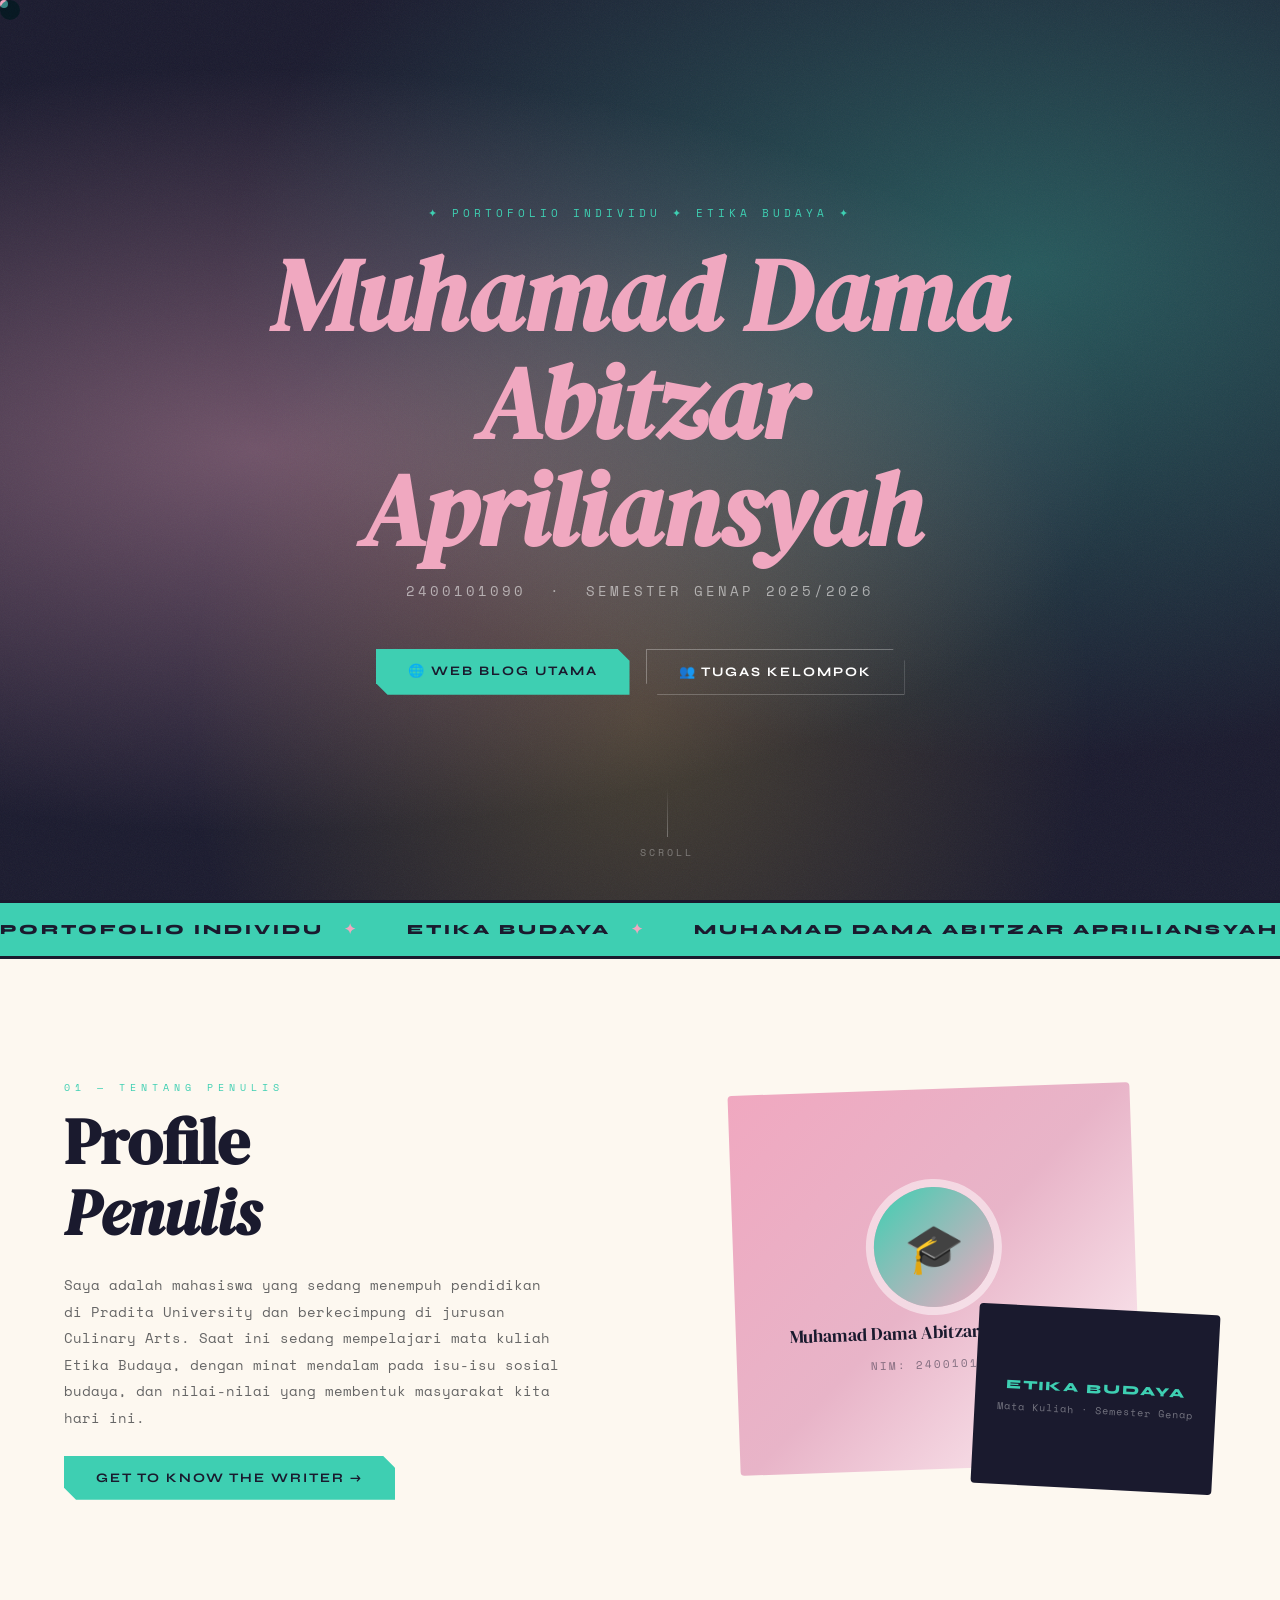
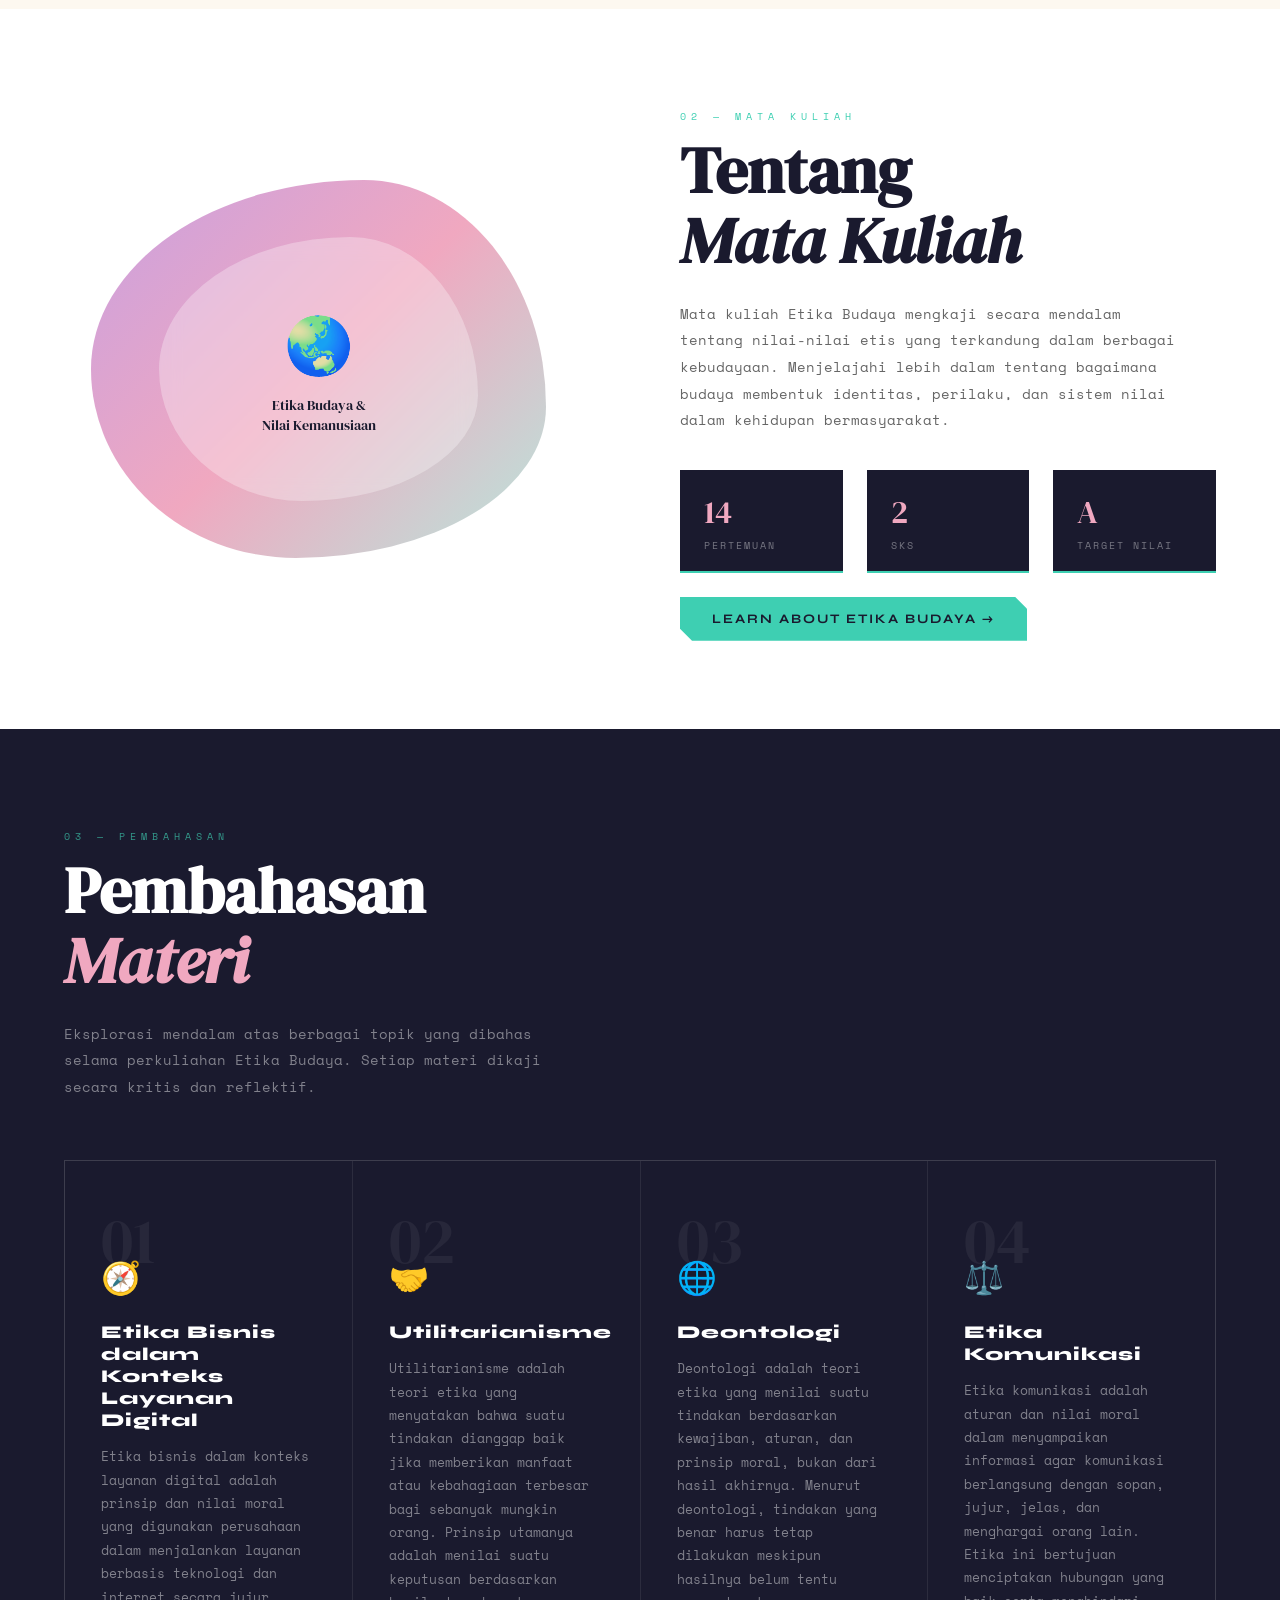
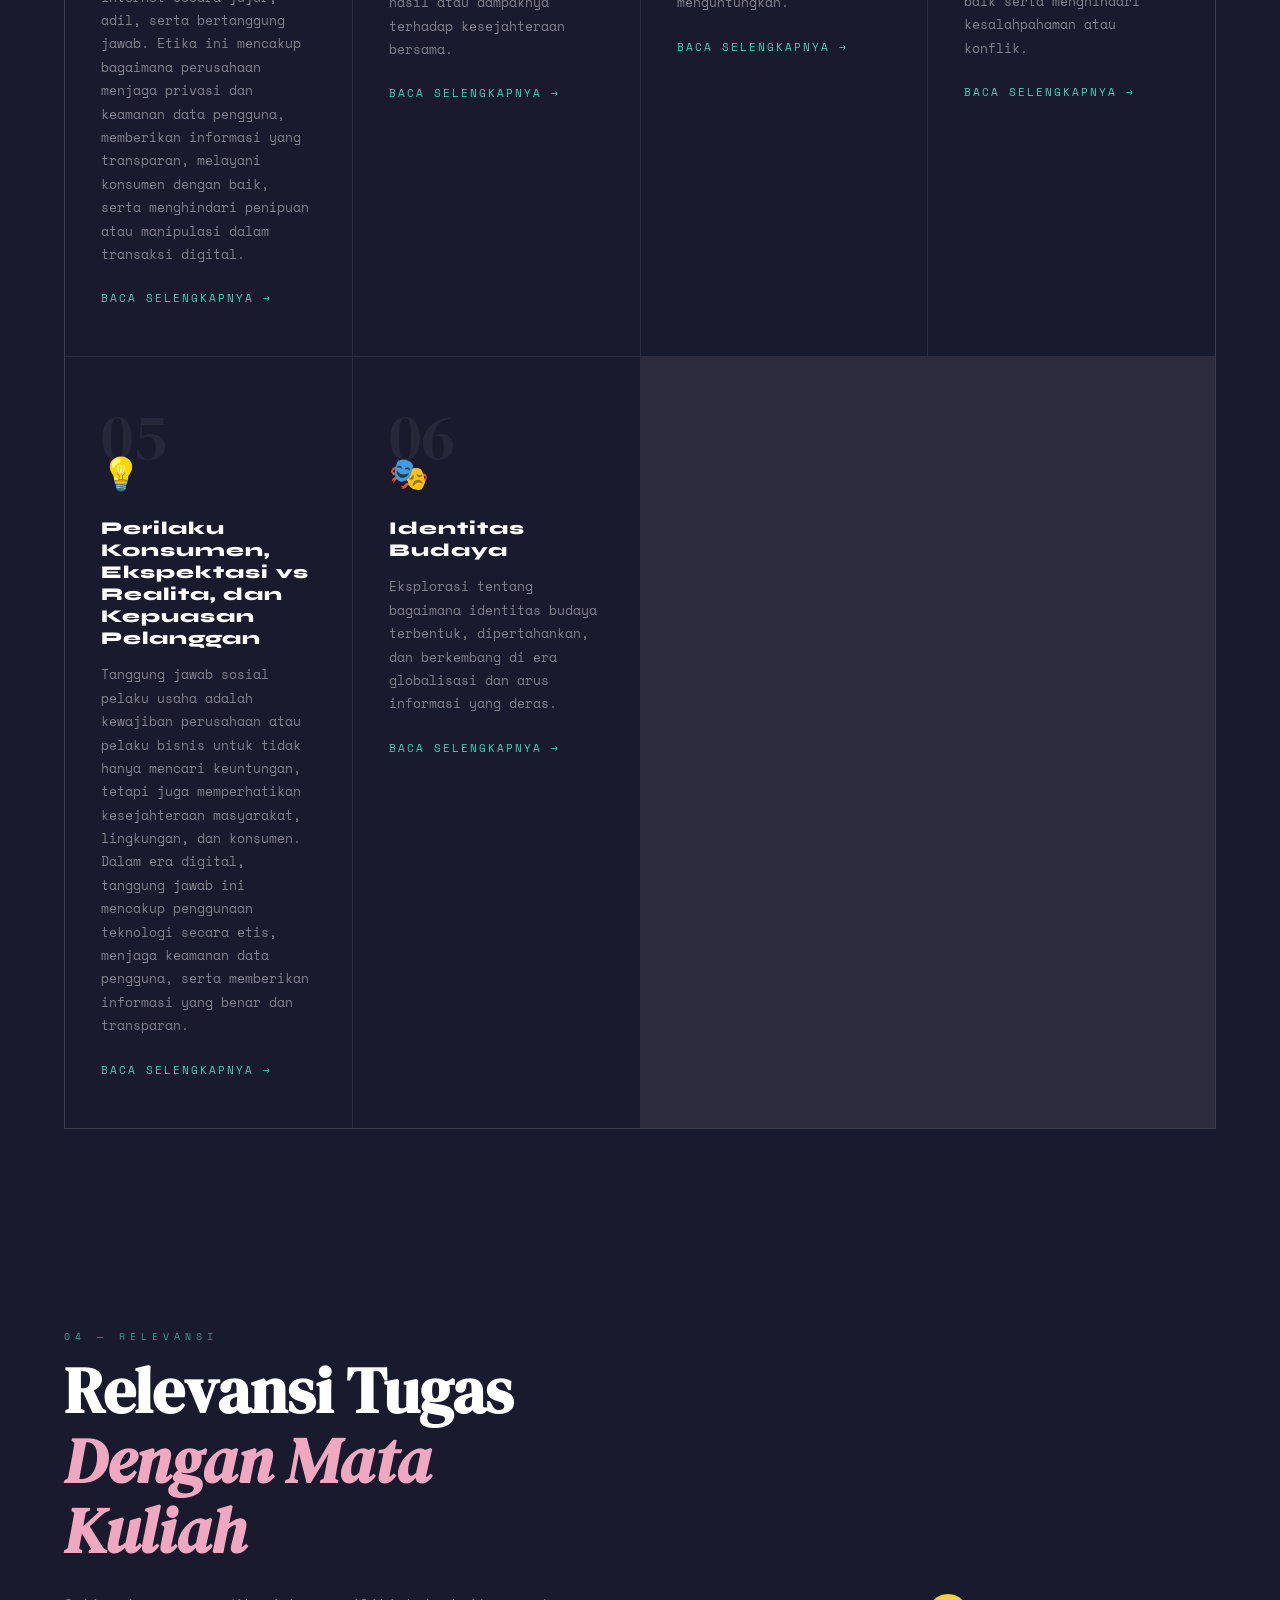
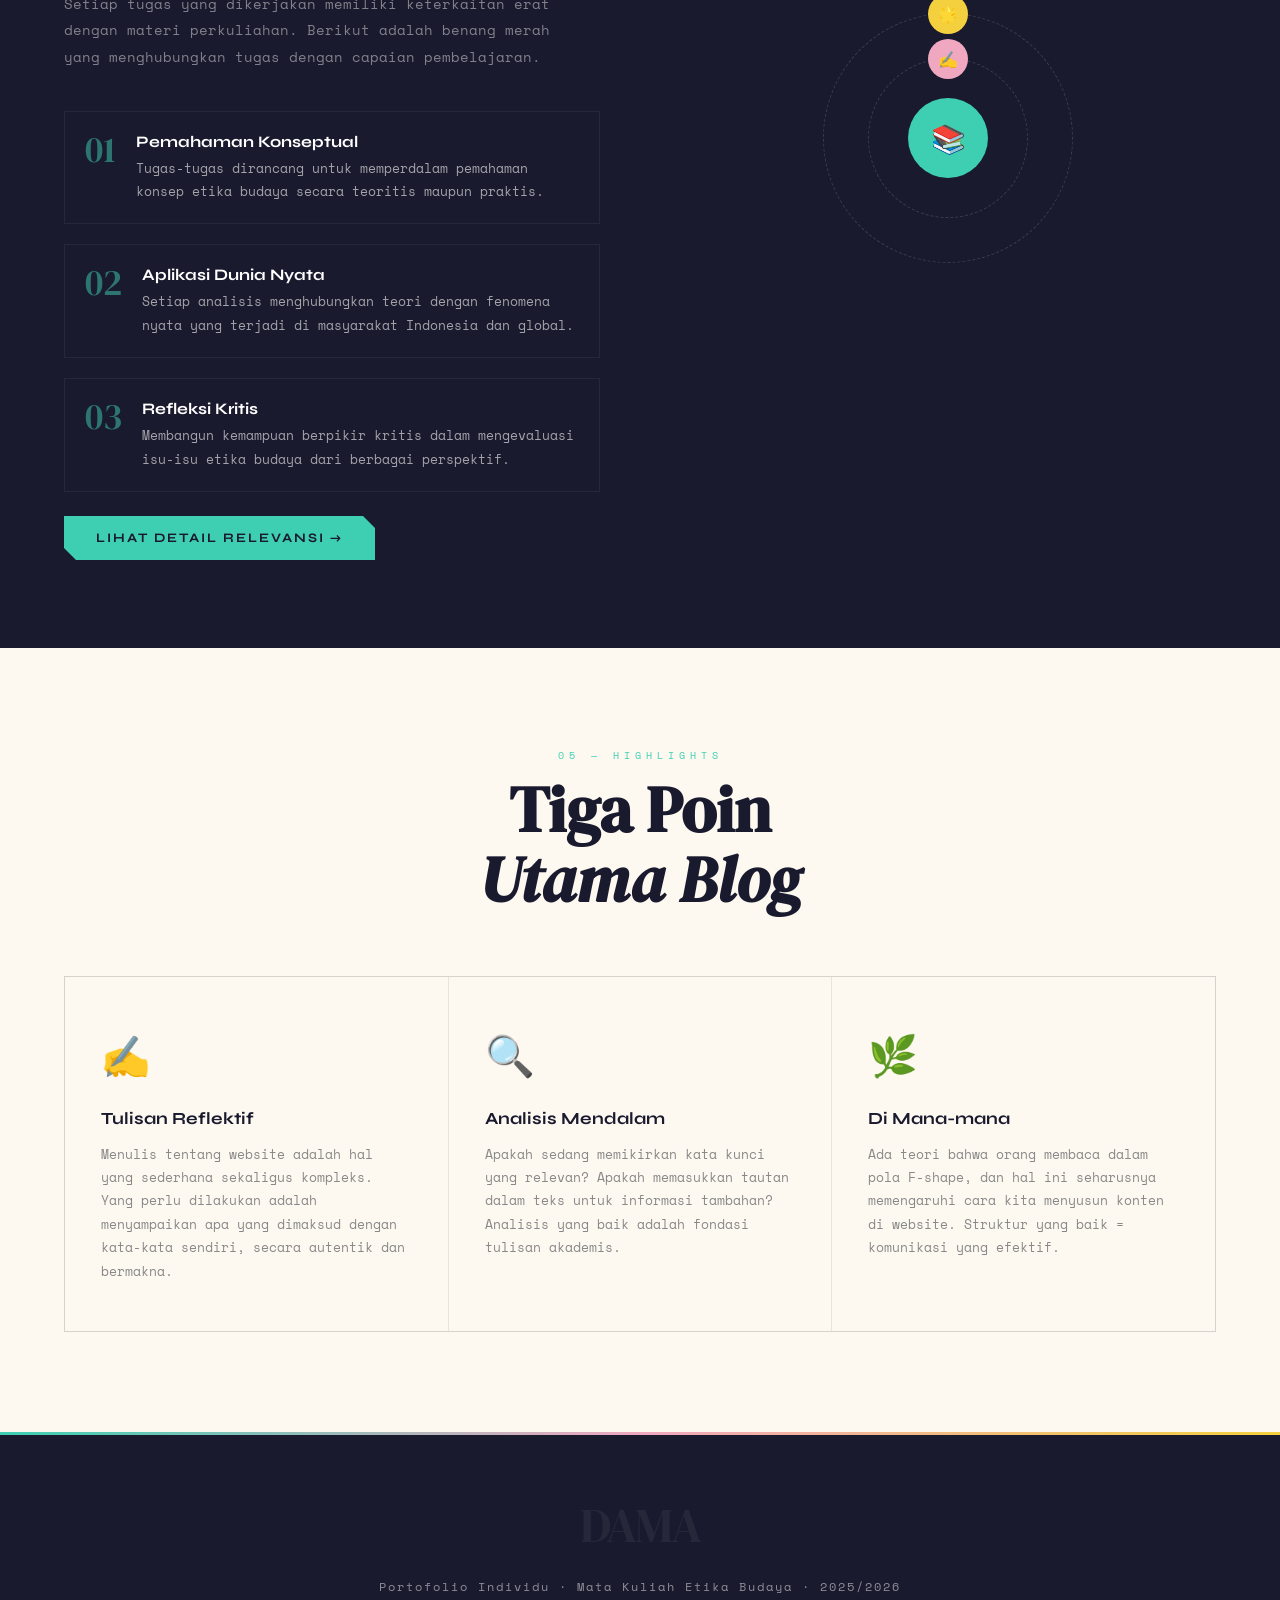
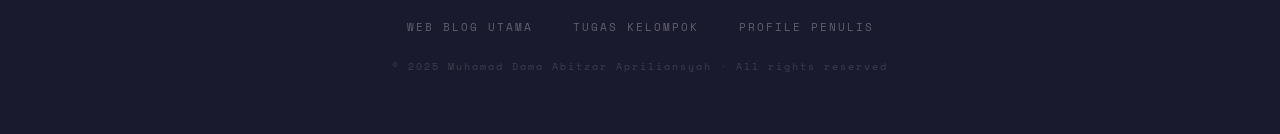
<file: index.html>
<!DOCTYPE html>
<html lang="id">
<head>
<meta charset="UTF-8">
<meta name="viewport" content="width=device-width, initial-scale=1.0">
<title>Portofolio Individu — Etika Budaya</title>
<script>
  // Redirect jika ada yang membuka /index.html, agar URL jadi bersih tanpa "index.html"
  // Catatan: redirect ini hanya aman untuk http/https (GitHub Pages). Untuk membuka file secara lokal (file://), redirect dimatikan.
  if ((location.protocol === 'http:' || location.protocol === 'https:') && location.pathname.endsWith('/index.html')) {
    location.replace(location.pathname.replace('/index.html', '/') + location.search + location.hash);
  }
</script>
<link href="https://fonts.googleapis.com/css2?family=DM+Serif+Display:ital@0;1&family=Space+Mono:ital,wght@0,400;0,700;1,400&family=Syne:wght@400;700;800&display=swap" rel="stylesheet">
<style>
  :root {
    --pink: #f0a8c0;
    --teal: #3ecfb2;
    --cream: #fdf8f0;
    --dark: #1a1a2e;
    --accent: #ff6b6b;
    --gold: #f4d03f;
    --purple: #9b59b6;
    --text: #2c2c3e;
  }

  * { margin: 0; padding: 0; box-sizing: border-box; }

  body {
    font-family: 'Space Mono', monospace;
    background: var(--cream);
    color: var(--text);
    overflow-x: hidden;
    cursor: none;
  }

  /* Custom Cursor */
  .cursor {
    width: 20px; height: 20px;
    background: var(--teal);
    border-radius: 50%;
    position: fixed;
    top: 0; left: 0;
    pointer-events: none;
    z-index: 9999;
    mix-blend-mode: multiply;
    transition: transform 0.1s ease;
  }
  .cursor-trail {
    width: 8px; height: 8px;
    background: var(--pink);
    border-radius: 50%;
    position: fixed;
    top: 0; left: 0;
    pointer-events: none;
    z-index: 9998;
    transition: all 0.2s ease;
  }

  /* ─── HERO ─── */
  .hero {
    min-height: 100vh;
    display: flex;
    flex-direction: column;
    justify-content: center;
    align-items: center;
    text-align: center;
    padding: 60px 40px;
    position: relative;
    overflow: hidden;
    background: var(--dark);
  }

  .hero-bg {
    position: absolute;
    inset: 0;
    background:
      radial-gradient(ellipse at 20% 50%, rgba(240,168,192,0.4) 0%, transparent 60%),
      radial-gradient(ellipse at 80% 30%, rgba(62,207,178,0.35) 0%, transparent 55%),
      radial-gradient(ellipse at 50% 80%, rgba(244,208,63,0.2) 0%, transparent 50%);
    animation: bgShift 8s ease-in-out infinite alternate;
  }
  @keyframes bgShift {
    0% { transform: scale(1) rotate(0deg); }
    100% { transform: scale(1.05) rotate(2deg); }
  }

  .noise-overlay {
    position: absolute;
    inset: 0;
    opacity: 0.06;
    background-image: url("data:image/svg+xml,%3Csvg viewBox='0 0 256 256' xmlns='http://www.w3.org/2000/svg'%3E%3Cfilter id='noise'%3E%3CfeTurbulence type='fractalNoise' baseFrequency='0.9' numOctaves='4' stitchTiles='stitch'/%3E%3C/filter%3E%3Crect width='100%25' height='100%25' filter='url(%23noise)'/%3E%3C/svg%3E");
    background-size: 200px;
  }

  .hero-tag {
    font-family: 'Space Mono', monospace;
    font-size: 11px;
    letter-spacing: 4px;
    color: var(--teal);
    text-transform: uppercase;
    margin-bottom: 20px;
    position: relative;
    animation: fadeUp 0.8s ease both;
  }

  .hero-title {
    font-family: 'DM Serif Display', serif;
    font-size: clamp(3rem, 8vw, 7rem);
    line-height: 1.05;
    color: #fff;
    position: relative;
    animation: fadeUp 0.8s 0.15s ease both;
    max-width: 900px;
  }
  .hero-title span { color: var(--pink); font-style: italic; }

  .hero-sub {
    font-family: 'Space Mono', monospace;
    font-size: clamp(0.75rem, 1.5vw, 0.9rem);
    color: rgba(255,255,255,0.55);
    letter-spacing: 3px;
    text-transform: uppercase;
    margin-top: 16px;
    animation: fadeUp 0.8s 0.3s ease both;
  }

  .hero-buttons {
    display: flex;
    gap: 16px;
    margin-top: 48px;
    flex-wrap: wrap;
    justify-content: center;
    animation: fadeUp 0.8s 0.45s ease both;
  }

  .btn-primary {
    background: var(--teal);
    color: var(--dark);
    border: none;
    padding: 14px 32px;
    font-family: 'Syne', sans-serif;
    font-weight: 700;
    font-size: 13px;
    letter-spacing: 2px;
    text-transform: uppercase;
    cursor: none;
    position: relative;
    overflow: hidden;
    transition: all 0.3s;
    clip-path: polygon(0 0, calc(100% - 12px) 0, 100% 12px, 100% 100%, 12px 100%, 0 calc(100% - 12px));
  }
  .btn-primary:hover { background: var(--pink); transform: translateY(-3px); box-shadow: 0 12px 30px rgba(62,207,178,0.3); }

  .btn-secondary {
    background: transparent;
    color: #fff;
    border: 1.5px solid rgba(255,255,255,0.3);
    padding: 14px 32px;
    font-family: 'Syne', sans-serif;
    font-weight: 700;
    font-size: 13px;
    letter-spacing: 2px;
    text-transform: uppercase;
    cursor: none;
    transition: all 0.3s;
    clip-path: polygon(0 0, calc(100% - 12px) 0, 100% 12px, 100% 100%, 12px 100%, 0 calc(100% - 12px));
  }
  .btn-secondary:hover { background: rgba(255,255,255,0.1); border-color: var(--teal); transform: translateY(-3px); }

  .hero-scroll {
    position: absolute;
    bottom: 40px;
    left: 50%;
    transform: translateX(-50%);
    display: flex;
    flex-direction: column;
    align-items: center;
    gap: 8px;
    color: rgba(255,255,255,0.35);
    font-size: 10px;
    letter-spacing: 3px;
    text-transform: uppercase;
    animation: fadeUp 1s 0.9s ease both;
  }
  .scroll-line {
    width: 1px;
    height: 50px;
    background: linear-gradient(to bottom, rgba(255,255,255,0), rgba(255,255,255,0.3));
    animation: scrollAnim 1.5s ease-in-out infinite;
  }
  @keyframes scrollAnim { 0%,100%{transform:scaleY(1)} 50%{transform:scaleY(0.5) translateY(10px)} }

  @keyframes fadeUp {
    from { opacity:0; transform:translateY(30px); }
    to { opacity:1; transform:translateY(0); }
  }

  /* ─── MARQUEE ─── */
  .marquee-section {
    background: var(--teal);
    padding: 18px 0;
    overflow: hidden;
    border-top: 3px solid var(--dark);
    border-bottom: 3px solid var(--dark);
  }
  .marquee-track {
    display: flex;
    gap: 48px;
    white-space: nowrap;
    animation: marquee 18s linear infinite;
  }
  .marquee-item {
    font-family: 'Syne', sans-serif;
    font-weight: 800;
    font-size: 14px;
    letter-spacing: 3px;
    text-transform: uppercase;
    color: var(--dark);
    display: flex;
    align-items: center;
    gap: 20px;
    flex-shrink: 0;
  }
  .marquee-item::after { content: "✦"; color: var(--pink); }
  @keyframes marquee { 0%{transform:translateX(0)} 100%{transform:translateX(-50%)} }

  /* ─── SECTIONS SHARED ─── */
  section { padding: 100px 5%; }

  .section-label {
    font-size: 10px;
    letter-spacing: 5px;
    text-transform: uppercase;
    color: var(--teal);
    font-family: 'Space Mono', monospace;
    margin-bottom: 12px;
  }

  .section-title {
    font-family: 'DM Serif Display', serif;
    font-size: clamp(2rem, 5vw, 4rem);
    color: var(--dark);
    line-height: 1.1;
    margin-bottom: 24px;
  }

  .section-body {
    font-size: 14px;
    line-height: 1.9;
    color: #666;
    max-width: 500px;
  }

  /* ─── PROFILE SECTION ─── */
  .profile-section {
    background: var(--cream);
    display: grid;
    grid-template-columns: 1fr 1fr;
    gap: 80px;
    align-items: center;
  }

  .profile-visual {
    position: relative;
    height: 450px;
  }
  .profile-card {
    position: absolute;
    border-radius: 4px;
    overflow: hidden;
    transition: transform 0.4s ease, box-shadow 0.4s;
  }
  .profile-card:hover { box-shadow: 0 30px 60px rgba(0,0,0,0.15); transform: scale(1.02) rotate(0deg) !important; }

  .pcard-main {
    width: 75%;
    height: 380px;
    left: 10%;
    top: 30px;
    background: linear-gradient(135deg, var(--pink), #e8b4c8, #fff5f8);
    transform: rotate(-2deg);
  }
  .pcard-overlay {
    position: absolute;
    inset: 0;
    display: flex;
    align-items: center;
    justify-content: center;
    flex-direction: column;
    gap: 12px;
  }
  .avatar-ring {
    width: 120px; height: 120px;
    border-radius: 50%;
    background: linear-gradient(135deg, var(--teal), var(--pink));
    display: flex;
    align-items: center;
    justify-content: center;
    font-size: 48px;
    box-shadow: 0 0 0 8px rgba(255,255,255,0.5);
  }
  .avatar-name {
    font-family: 'DM Serif Display', serif;
    font-size: 18px;
    color: var(--dark);
  }
  .avatar-nim {
    font-size: 11px;
    letter-spacing: 2px;
    color: rgba(26,26,46,0.5);
    font-family: 'Space Mono', monospace;
  }

  .pcard-accent {
    width: 45%;
    height: 180px;
    right: 0;
    bottom: 20px;
    background: var(--dark);
    transform: rotate(3deg);
    display: flex;
    align-items: center;
    justify-content: center;
    flex-direction: column;
    gap: 6px;
    padding: 20px;
  }
  .pcard-accent-text {
    font-family: 'Syne', sans-serif;
    font-weight: 800;
    font-size: 13px;
    color: var(--teal);
    letter-spacing: 2px;
    text-align: center;
  }
  .pcard-accent-sub {
    font-size: 10px;
    color: rgba(255,255,255,0.4);
    text-align: center;
    letter-spacing: 1px;
    font-family: 'Space Mono', monospace;
  }

  /* ─── FEATURE BLOCKS ─── */
  .feature-section {
    background: var(--dark);
    color: #fff;
  }
  .feature-grid {
    display: grid;
    grid-template-columns: repeat(auto-fit, minmax(280px, 1fr));
    gap: 1px;
    background: rgba(255,255,255,0.08);
    border: 1px solid rgba(255,255,255,0.08);
    margin-top: 60px;
  }
  .feature-card {
    background: var(--dark);
    padding: 48px 36px;
    transition: background 0.3s;
    position: relative;
    overflow: hidden;
  }
  .feature-card::before {
    content: '';
    position: absolute;
    top: 0; left: 0;
    width: 100%; height: 3px;
    background: linear-gradient(90deg, var(--teal), var(--pink));
    transform: scaleX(0);
    transition: transform 0.4s;
    transform-origin: left;
  }
  .feature-card:hover::before { transform: scaleX(1); }
  .feature-card:hover { background: rgba(255,255,255,0.03); }

  .feature-number {
    font-family: 'DM Serif Display', serif;
    font-size: 64px;
    color: rgba(255,255,255,0.06);
    line-height: 1;
    margin-bottom: -20px;
  }
  .feature-icon { font-size: 32px; margin-bottom: 20px; }
  .feature-title {
    font-family: 'Syne', sans-serif;
    font-weight: 800;
    font-size: 18px;
    color: #fff;
    margin-bottom: 14px;
    letter-spacing: 1px;
  }
  .feature-desc {
    font-size: 13px;
    line-height: 1.8;
    color: rgba(255,255,255,0.45);
  }
  .feature-link {
    display: inline-flex;
    align-items: center;
    gap: 8px;
    margin-top: 24px;
    font-size: 11px;
    letter-spacing: 2px;
    text-transform: uppercase;
    color: var(--teal);
    cursor: none;
    text-decoration: none;
    transition: gap 0.3s;
  }
  .feature-link:hover { gap: 14px; }

  /* ─── COURSE SECTION ─── */
  .course-section {
    background: var(--cream);
    display: grid;
    grid-template-columns: 1fr 1fr;
    gap: 80px;
    align-items: center;
  }
  .course-visual {
    position: relative;
    height: 420px;
  }
  .course-blob {
    position: absolute;
    width: 85%;
    height: 90%;
    top: 5%;
    left: 5%;
    background: linear-gradient(135deg, #c9a0e0, var(--pink), #b8e6db);
    border-radius: 60% 40% 55% 45% / 50% 60% 40% 50%;
    animation: blobMorph 8s ease-in-out infinite;
    display: flex;
    align-items: center;
    justify-content: center;
    overflow: hidden;
  }
  @keyframes blobMorph {
    0%,100% { border-radius: 60% 40% 55% 45% / 50% 60% 40% 50%; }
    33% { border-radius: 40% 60% 45% 55% / 60% 40% 60% 40%; }
    66% { border-radius: 55% 45% 60% 40% / 45% 55% 45% 55%; }
  }
  .course-blob-inner {
    width: 70%;
    height: 70%;
    background: rgba(255,255,255,0.3);
    border-radius: inherit;
    display: flex;
    align-items: center;
    justify-content: center;
    flex-direction: column;
    gap: 10px;
    backdrop-filter: blur(10px);
  }
  .course-emoji { font-size: 56px; }
  .course-blob-text {
    font-family: 'DM Serif Display', serif;
    font-size: 14px;
    color: var(--dark);
    text-align: center;
    padding: 0 20px;
  }

  .course-stats {
    display: flex;
    gap: 24px;
    margin-top: 36px;
  }
  .stat-box {
    background: var(--dark);
    color: #fff;
    padding: 20px 24px;
    flex: 1;
    position: relative;
    overflow: hidden;
  }
  .stat-box::after {
    content: '';
    position: absolute;
    bottom: 0; left: 0;
    width: 100%; height: 2px;
    background: var(--teal);
  }
  .stat-num {
    font-family: 'DM Serif Display', serif;
    font-size: 32px;
    color: var(--pink);
  }
  .stat-label {
    font-size: 10px;
    letter-spacing: 2px;
    text-transform: uppercase;
    color: rgba(255,255,255,0.4);
    margin-top: 4px;
  }

  /* ─── TASK/MATERI SECTION ─── */
  .materi-section { background: #f5f0ff; }
  .materi-grid {
    display: grid;
    grid-template-columns: repeat(auto-fit, minmax(300px, 1fr));
    gap: 24px;
    margin-top: 60px;
  }
  .materi-card {
    background: #fff;
    padding: 36px;
    border-radius: 2px;
    position: relative;
    overflow: hidden;
    transition: transform 0.3s, box-shadow 0.3s;
    border: 1px solid rgba(0,0,0,0.06);
  }
  .materi-card:hover { transform: translateY(-8px); box-shadow: 0 24px 48px rgba(0,0,0,0.1); }
  .materi-card::before {
    content: '';
    position: absolute;
    top: 0; left: 0;
    width: 4px; height: 100%;
  }
  .materi-card:nth-child(1)::before { background: var(--teal); }
  .materi-card:nth-child(2)::before { background: var(--pink); }
  .materi-card:nth-child(3)::before { background: var(--gold); }
  .materi-card:nth-child(4)::before { background: var(--purple); }

  .materi-icon { font-size: 36px; margin-bottom: 20px; }
  .materi-title {
    font-family: 'Syne', sans-serif;
    font-weight: 700;
    font-size: 16px;
    color: var(--dark);
    margin-bottom: 12px;
    letter-spacing: 0.5px;
  }
  .materi-desc {
    font-size: 13px;
    line-height: 1.8;
    color: #888;
    margin-bottom: 20px;
  }
  .materi-tag {
    display: inline-block;
    background: var(--dark);
    color: var(--teal);
    font-size: 10px;
    letter-spacing: 2px;
    text-transform: uppercase;
    padding: 6px 14px;
    font-family: 'Space Mono', monospace;
  }

  /* ─── RELEVANCE SECTION ─── */
  .relevance-section {
    background: var(--dark);
    color: #fff;
    display: grid;
    grid-template-columns: 1fr 1fr;
    gap: 80px;
    align-items: center;
  }
  .relevance-visual {
    position: relative;
    height: 400px;
    display: flex;
    align-items: center;
    justify-content: center;
  }
  .orbit-container {
    position: relative;
    width: 300px; height: 300px;
  }
  .orbit-center {
    position: absolute;
    top: 50%; left: 50%;
    transform: translate(-50%, -50%);
    width: 80px; height: 80px;
    background: var(--teal);
    border-radius: 50%;
    display: flex;
    align-items: center;
    justify-content: center;
    font-size: 28px;
    z-index: 2;
  }
  .orbit-ring {
    position: absolute;
    top: 50%; left: 50%;
    border: 1px dashed rgba(255,255,255,0.15);
    border-radius: 50%;
    animation: spin 20s linear infinite;
  }
  .orbit-ring:nth-child(2) { width: 160px; height: 160px; margin: -80px 0 0 -80px; animation-duration: 12s; }
  .orbit-ring:nth-child(3) { width: 250px; height: 250px; margin: -125px 0 0 -125px; animation-duration: 20s; animation-direction: reverse; }
  @keyframes spin { from{transform:rotate(0deg)} to{transform:rotate(360deg)} }

  .orbit-dot {
    position: absolute;
    width: 40px; height: 40px;
    border-radius: 50%;
    display: flex;
    align-items: center;
    justify-content: center;
    font-size: 16px;
    animation: counter-spin 20s linear infinite;
    top: -20px; left: 50%; margin-left: -20px;
  }
  .orbit-ring:nth-child(2) .orbit-dot { background: var(--pink); animation-duration: 12s; animation-direction: reverse; }
  .orbit-ring:nth-child(3) .orbit-dot { background: var(--gold); }

  @keyframes counter-spin { from{transform:rotate(0deg)} to{transform:rotate(-360deg)} }

  .relevance-list {
    list-style: none;
    display: flex;
    flex-direction: column;
    gap: 20px;
    margin-top: 40px;
  }
  .rel-item {
    display: flex;
    align-items: flex-start;
    gap: 20px;
    padding: 20px;
    border: 1px solid rgba(255,255,255,0.06);
    transition: background 0.3s;
  }
  .rel-item:hover { background: rgba(255,255,255,0.04); }
  .rel-num {
    font-family: 'DM Serif Display', serif;
    font-size: 36px;
    color: var(--teal);
    opacity: 0.5;
    line-height: 1;
    flex-shrink: 0;
  }
  .rel-text { font-size: 13px; line-height: 1.8; color: rgba(255,255,255,0.6); }
  .rel-title { font-family: 'Syne', sans-serif; font-weight: 700; color: #fff; margin-bottom: 6px; }

  /* ─── THREE COLUMN ─── */
  .three-col {
    background: var(--cream);
  }
  .three-col-grid {
    display: grid;
    grid-template-columns: repeat(3, 1fr);
    gap: 1px;
    background: rgba(0,0,0,0.08);
    border: 1px solid rgba(0,0,0,0.08);
    margin-top: 60px;
  }
  .col-card {
    background: var(--cream);
    padding: 48px 36px;
    transition: background 0.3s;
  }
  .col-card:hover { background: var(--dark); color: #fff; }
  .col-card:hover .col-title { color: var(--teal); }
  .col-card:hover .col-desc { color: rgba(255,255,255,0.5); }
  .col-emoji { font-size: 40px; margin-bottom: 24px; display: block; }
  .col-title {
    font-family: 'Syne', sans-serif;
    font-weight: 700;
    font-size: 17px;
    color: var(--dark);
    margin-bottom: 14px;
    transition: color 0.3s;
  }
  .col-desc {
    font-size: 13px;
    line-height: 1.8;
    color: #888;
    transition: color 0.3s;
  }

  /* ─── FOOTER ─── */
  footer {
    background: var(--dark);
    color: rgba(255,255,255,0.5);
    text-align: center;
    padding: 60px 40px;
    font-size: 12px;
    letter-spacing: 2px;
    position: relative;
    overflow: hidden;
  }
  footer::before {
    content: '';
    position: absolute;
    top: 0; left: 0;
    width: 100%; height: 3px;
    background: linear-gradient(90deg, var(--teal), var(--pink), var(--gold));
  }
  .footer-brand {
    font-family: 'DM Serif Display', serif;
    font-size: 48px;
    color: rgba(255,255,255,0.06);
    letter-spacing: -2px;
    margin-bottom: 20px;
  }
  .footer-links {
    display: flex;
    justify-content: center;
    gap: 40px;
    margin: 24px 0;
    flex-wrap: wrap;
  }
  .footer-link {
    color: rgba(255,255,255,0.3);
    text-decoration: none;
    font-size: 11px;
    letter-spacing: 2px;
    text-transform: uppercase;
    transition: color 0.3s;
    cursor: none;
  }
  .footer-link:hover { color: var(--teal); }

  /* ─── RESPONSIVE ─── */
  @media (max-width: 768px) {
    .profile-section, .course-section, .relevance-section { grid-template-columns: 1fr; gap: 40px; }
    .three-col-grid { grid-template-columns: 1fr; }
    .profile-visual, .course-visual, .relevance-visual { height: 300px; }
    section { padding: 60px 5%; }
    .hero { padding: 80px 24px; }
    .hero-buttons { flex-direction: column; align-items: center; }
    .course-stats { flex-direction: column; }
  }
</style>
</head>
<body>

<div class="cursor" id="cursor"></div>
<div class="cursor-trail" id="cursorTrail"></div>

<!-- ─── HERO ─── -->
<section class="hero">
  <div class="hero-bg"></div>
  <div class="noise-overlay"></div>

  <p class="hero-tag" id="t1">✦ Portofolio Individu ✦ Etika Budaya ✦</p>
  <h1 class="hero-title" id="t2">
    <span id="t2a">Muhamad Dama Abitzar</span><br>
    <span id="t2b">Apriliansyah</span>
  </h1>
  <p class="hero-sub" id="t3">2400101090 &nbsp;·&nbsp; Semester Genap 2025/2026</p>

  <div class="hero-buttons">
    <a href="web-blog-utama.html" class="btn-primary" id="t4" style="text-decoration:none">🌐 Web Blog Utama</a>
    <a href="tugas-kelompok.html" class="btn-secondary" id="t5" style="text-decoration:none">👥 Tugas Kelompok</a>
  </div>

  <div class="hero-scroll">
    <div class="scroll-line"></div>
    SCROLL
  </div>
</section>

<!-- ─── MARQUEE ─── -->
<div class="marquee-section">
  <div class="marquee-track">
    <span class="marquee-item">PORTOFOLIO INDIVIDU</span>
    <span class="marquee-item">ETIKA BUDAYA</span>
    <span class="marquee-item">MUHAMAD DAMA ABITZAR APRILIANSYAH</span>
    <span class="marquee-item">MATA KULIAH</span>
    <span class="marquee-item">TUGAS & MATERI</span>
    <span class="marquee-item">RELEVANSI</span>
    <span class="marquee-item">PROFILE PENULIS</span>
    <span class="marquee-item">PORTOFOLIO INDIVIDU</span>
    <span class="marquee-item">ETIKA BUDAYA</span>
    <span class="marquee-item">MUHAMAD DAMA ABITZAR APRILIANSYAH</span>
    <span class="marquee-item">MATA KULIAH</span>
    <span class="marquee-item">TUGAS & MATERI</span>
    <span class="marquee-item">RELEVANSI</span>
    <span class="marquee-item">PROFILE PENULIS</span>
  </div>
</div>

<!-- ─── PROFILE PENULIS ─── -->
<section class="profile-section">
  <div>
    <p class="section-label">01 — Tentang Penulis</p>
    <h2 class="section-title" id="t6">Profile<br><em>Penulis</em></h2>
    <p class="section-body" id="t7">Saya adalah mahasiswa yang sedang menempuh pendidikan di Pradita University dan berkecimpung di jurusan Culinary Arts. Saat ini sedang mempelajari mata kuliah Etika Budaya, dengan minat mendalam pada isu-isu sosial budaya, dan nilai-nilai yang membentuk masyarakat kita hari ini.</p>
    <div style="margin-top: 32px;">
      <a href="profile.html" class="btn-primary" id="t8" style="text-decoration:none">Get to Know the Writer →</a>
    </div>
  </div>
  <div class="profile-visual">
    <div class="profile-card pcard-main">
      <div class="pcard-overlay">
        <div class="avatar-ring">🎓</div>
        <p class="avatar-name" id="t9">Muhamad Dama Abitzar Apriliansyah</p>
        <p class="avatar-nim" id="t10">NIM: 2400101090</p>
      </div>
    </div>
    <div class="profile-card pcard-accent">
      <p class="pcard-accent-text" id="t11">ETIKA BUDAYA</p>
      <p class="pcard-accent-sub" id="t12">Mata Kuliah · Semester Genap</p>
    </div>
  </div>
</section>

<!-- ─── ABOUT COURSE ─── -->
<section class="course-section" style="background: #fff;">
  <div class="course-visual">
    <div class="course-blob">
      <div class="course-blob-inner">
        <span class="course-emoji">🌏</span>
        <p class="course-blob-text" id="t13">Etika Budaya &<br>Nilai Kemanusiaan</p>
      </div>
    </div>
  </div>
  <div>
    <p class="section-label">02 — Mata Kuliah</p>
    <h2 class="section-title" id="t14">Tentang<br><em>Mata Kuliah</em></h2>
    <p class="section-body" id="t15">Mata kuliah Etika Budaya mengkaji secara mendalam tentang nilai-nilai etis yang terkandung dalam berbagai kebudayaan. Menjelajahi lebih dalam tentang bagaimana budaya membentuk identitas, perilaku, dan sistem nilai dalam kehidupan bermasyarakat.</p>
    <div class="course-stats">
      <div class="stat-box">
        <div class="stat-num" id="t16">14</div>
        <div class="stat-label" id="t17">Pertemuan</div>
      </div>
      <div class="stat-box">
        <div class="stat-num" id="t18">2</div>
        <div class="stat-label" id="t19">SKS</div>
      </div>
      <div class="stat-box">
        <div class="stat-num" id="t20">A</div>
        <div class="stat-label" id="t21">Target Nilai</div>
      </div>
    </div>
    <div style="margin-top: 32px;">
      <a href="mata-kuliah.html" class="btn-primary" id="t22" style="text-decoration:none">Learn About Etika Budaya →</a>
    </div>
  </div>
</section>

<!-- ─── FEATURE / PEMBAHASAN ─── -->
<section class="feature-section">
  <div>
    <p class="section-label" style="color: rgba(62,207,178,0.7)">03 — Pembahasan</p>
    <h2 class="section-title" style="color: #fff;" id="t23">Pembahasan<br><em style="color: var(--pink)">Materi</em></h2>
    <p class="section-body" style="color: rgba(255,255,255,0.45); max-width: 500px;" id="t24">Eksplorasi mendalam atas berbagai topik yang dibahas selama perkuliahan Etika Budaya. Setiap materi dikaji secara kritis dan reflektif.</p>
  </div>
  <div class="feature-grid" style="margin-top: 0; margin-left: 0; grid-column: 1 / -1; margin-top: 60px;">
    <div class="feature-card">
      <div class="feature-number">01</div>
      <div class="feature-icon">🧭</div>
      <p class="feature-title" id="t25">Etika Bisnis dalam Konteks Layanan Digital</p>
      <p class="feature-desc" id="t26">Etika bisnis dalam konteks layanan digital adalah prinsip dan nilai moral yang digunakan perusahaan dalam menjalankan layanan berbasis teknologi dan internet secara jujur, adil, serta bertanggung jawab. Etika ini mencakup bagaimana perusahaan menjaga privasi dan keamanan data pengguna, memberikan informasi yang transparan, melayani konsumen dengan baik, serta menghindari penipuan atau manipulasi dalam transaksi digital.</p>
      <a class="feature-link" id="t27" href="materi.html#topik1">Baca Selengkapnya →</a>
    </div>
    <div class="feature-card">
      <div class="feature-number">02</div>
      <div class="feature-icon">🤝</div>
      <p class="feature-title" id="t28">Utilitarianisme</p>
      <p class="feature-desc" id="t29">Utilitarianisme adalah teori etika yang menyatakan bahwa suatu tindakan dianggap baik jika memberikan manfaat atau kebahagiaan terbesar bagi sebanyak mungkin orang. Prinsip utamanya adalah menilai suatu keputusan berdasarkan hasil atau dampaknya terhadap kesejahteraan bersama.</p>
      <a class="feature-link" id="t30" href="materi.html#topik2">Baca Selengkapnya →</a>
    </div>
    <div class="feature-card">
      <div class="feature-number">03</div>
      <div class="feature-icon">🌐</div>
      <p class="feature-title" id="t31">Deontologi</p>
      <p class="feature-desc" id="t32">Deontologi adalah teori etika yang menilai suatu tindakan berdasarkan kewajiban, aturan, dan prinsip moral, bukan dari hasil akhirnya. Menurut deontologi, tindakan yang benar harus tetap dilakukan meskipun hasilnya belum tentu menguntungkan.</p>
      <a class="feature-link" id="t33" href="materi.html#topik3">Baca Selengkapnya →</a>
    </div>
    <div class="feature-card">
      <div class="feature-number">04</div>
      <div class="feature-icon">⚖️</div>
      <p class="feature-title" id="t34">Etika Komunikasi</p>
      <p class="feature-desc" id="t35">Etika komunikasi adalah aturan dan nilai moral dalam menyampaikan informasi agar komunikasi berlangsung dengan sopan, jujur, jelas, dan menghargai orang lain. Etika ini bertujuan menciptakan hubungan yang baik serta menghindari kesalahpahaman atau konflik.</p>
      <a class="feature-link" id="t36" href="materi.html#topik4">Baca Selengkapnya →</a>
    </div>
    <div class="feature-card">
      <div class="feature-number">05</div>
      <div class="feature-icon">💡</div>
      <p class="feature-title" id="t37">Perilaku Konsumen, Ekspektasi vs Realita, dan Kepuasan Pelanggan</p>
      <p class="feature-desc" id="t38">Tanggung jawab sosial pelaku usaha adalah kewajiban perusahaan atau pelaku bisnis untuk tidak hanya mencari keuntungan, tetapi juga memperhatikan kesejahteraan masyarakat, lingkungan, dan konsumen. Dalam era digital, tanggung jawab ini mencakup penggunaan teknologi secara etis, menjaga keamanan data pengguna, serta memberikan informasi yang benar dan transparan.</p>
      <a class="feature-link" id="t39" href="materi.html#topik5">Baca Selengkapnya →</a>
    </div>
    <div class="feature-card">
      <div class="feature-number">06</div>
      <div class="feature-icon">🎭</div>
      <p class="feature-title" id="t40">Identitas Budaya</p>
      <p class="feature-desc" id="t41">Eksplorasi tentang bagaimana identitas budaya terbentuk, dipertahankan, dan berkembang di era globalisasi dan arus informasi yang deras.</p>
      <a class="feature-link" id="t42" href="materi.html#topik6">Baca Selengkapnya →</a>
    </div>
  </div>
</section>

<!-- ─── RELEVANSI ─── -->
<section class="relevance-section">
  <div>
    <p class="section-label" style="color: rgba(62,207,178,0.7)">04 — Relevansi</p>
    <h2 class="section-title" style="color: #fff;" id="t43">Relevansi Tugas<br><em style="color: var(--pink)">Dengan Mata Kuliah</em></h2>
    <p class="section-body" style="color: rgba(255,255,255,0.45);" id="t44">Setiap tugas yang dikerjakan memiliki keterkaitan erat dengan materi perkuliahan. Berikut adalah benang merah yang menghubungkan tugas dengan capaian pembelajaran.</p>
    <ul class="relevance-list">
      <li class="rel-item">
        <span class="rel-num">01</span>
        <div>
          <p class="rel-title" id="t45">Pemahaman Konseptual</p>
          <p class="rel-text" id="t46">Tugas-tugas dirancang untuk memperdalam pemahaman konsep etika budaya secara teoritis maupun praktis.</p>
        </div>
      </li>
      <li class="rel-item">
        <span class="rel-num">02</span>
        <div>
          <p class="rel-title" id="t47">Aplikasi Dunia Nyata</p>
          <p class="rel-text" id="t48">Setiap analisis menghubungkan teori dengan fenomena nyata yang terjadi di masyarakat Indonesia dan global.</p>
        </div>
      </li>
      <li class="rel-item">
        <span class="rel-num">03</span>
        <div>
          <p class="rel-title" id="t49">Refleksi Kritis</p>
          <p class="rel-text" id="t50">Membangun kemampuan berpikir kritis dalam mengevaluasi isu-isu etika budaya dari berbagai perspektif.</p>
        </div>
      </li>
    </ul>
    <div style="margin-top: 32px;">
      <a href="relevansi.html" class="btn-primary" id="t51" style="text-decoration:none">Lihat Detail Relevansi →</a>
    </div>
  </div>
  <div class="relevance-visual">
    <div class="orbit-container">
      <div class="orbit-center">📚</div>
      <div class="orbit-ring" style="animation-duration: 12s;">
        <div class="orbit-dot">✍️</div>
      </div>
      <div class="orbit-ring" style="animation-duration: 20s;">
        <div class="orbit-dot" style="background: var(--gold);">🌟</div>
      </div>
    </div>
  </div>
</section>

<!-- ─── THREE COLUMN ─── -->
<section class="three-col">
  <p class="section-label" style="text-align: center; margin: 0 auto 12px;">05 — Highlights</p>
  <h2 class="section-title" style="text-align: center;" id="t52">Tiga Poin<br><em>Utama Blog</em></h2>
  <div class="three-col-grid">
    <div class="col-card">
      <span class="col-emoji">✍️</span>
      <p class="col-title" id="t53">Tulisan Reflektif</p>
      <p class="col-desc" id="t54">Menulis tentang website adalah hal yang sederhana sekaligus kompleks. Yang perlu dilakukan adalah menyampaikan apa yang dimaksud dengan kata-kata sendiri, secara autentik dan bermakna.</p>
    </div>
    <div class="col-card">
      <span class="col-emoji">🔍</span>
      <p class="col-title" id="t55">Analisis Mendalam</p>
      <p class="col-desc" id="t56">Apakah sedang memikirkan kata kunci yang relevan? Apakah memasukkan tautan dalam teks untuk informasi tambahan? Analisis yang baik adalah fondasi tulisan akademis.</p>
    </div>
    <div class="col-card">
      <span class="col-emoji">🌿</span>
      <p class="col-title" id="t57">Di Mana-mana</p>
      <p class="col-desc" id="t58">Ada teori bahwa orang membaca dalam pola F-shape, dan hal ini seharusnya memengaruhi cara kita menyusun konten di website. Struktur yang baik = komunikasi yang efektif.</p>
    </div>
  </div>
</section>

<!-- ─── FOOTER ─── -->
<footer>
  <div class="footer-brand" id="t59">DAMA</div>
  <p id="t60">Portofolio Individu · Mata Kuliah Etika Budaya · 2025/2026</p>
  <div class="footer-links">
    <a class="footer-link" id="t61" href="web-blog-utama.html">Web Blog Utama</a>
    <a class="footer-link" id="t62" href="tugas-kelompok.html">Tugas Kelompok</a>
    <a class="footer-link" id="t63" href="profile.html">Profile Penulis</a>
  </div>
  <p style="margin-top: 24px; font-size: 10px; opacity: 0.3;" id="t64">© 2025 Muhamad Dama Abitzar Apriliansyah · All rights reserved</p>
</footer>

<script>
  // ─── CURSOR ───
  const cursor = document.getElementById('cursor');
  const trail = document.getElementById('cursorTrail');
  let mx = 0, my = 0;
  document.addEventListener('mousemove', e => {
    mx = e.clientX; my = e.clientY;
    cursor.style.left = mx - 10 + 'px';
    cursor.style.top = my - 10 + 'px';
    setTimeout(() => {
      trail.style.left = mx - 4 + 'px';
      trail.style.top = my - 4 + 'px';
    }, 80);
  });

  // ─── SCROLL ANIMATIONS ───
  const observer = new IntersectionObserver(entries => {
    entries.forEach(e => {
      if (e.isIntersecting) {
        e.target.style.opacity = '1';
        e.target.style.transform = 'translateY(0)';
      }
    });
  }, { threshold: 0.15 });

  document.querySelectorAll('.feature-card, .materi-card, .rel-item, .col-card, .stat-box').forEach(el => {
    el.style.opacity = '0';
    el.style.transform = 'translateY(30px)';
    el.style.transition = 'opacity 0.6s ease, transform 0.6s ease';
    observer.observe(el);
  });

  // ─── CURSOR SCALE ON INTERACTIVE ───
  document.querySelectorAll('button, a').forEach(el => {
    el.addEventListener('mouseenter', () => cursor.style.transform = 'scale(2)');
    el.addEventListener('mouseleave', () => cursor.style.transform = 'scale(1)');
  });
</script>
</body>
</html>
</file>
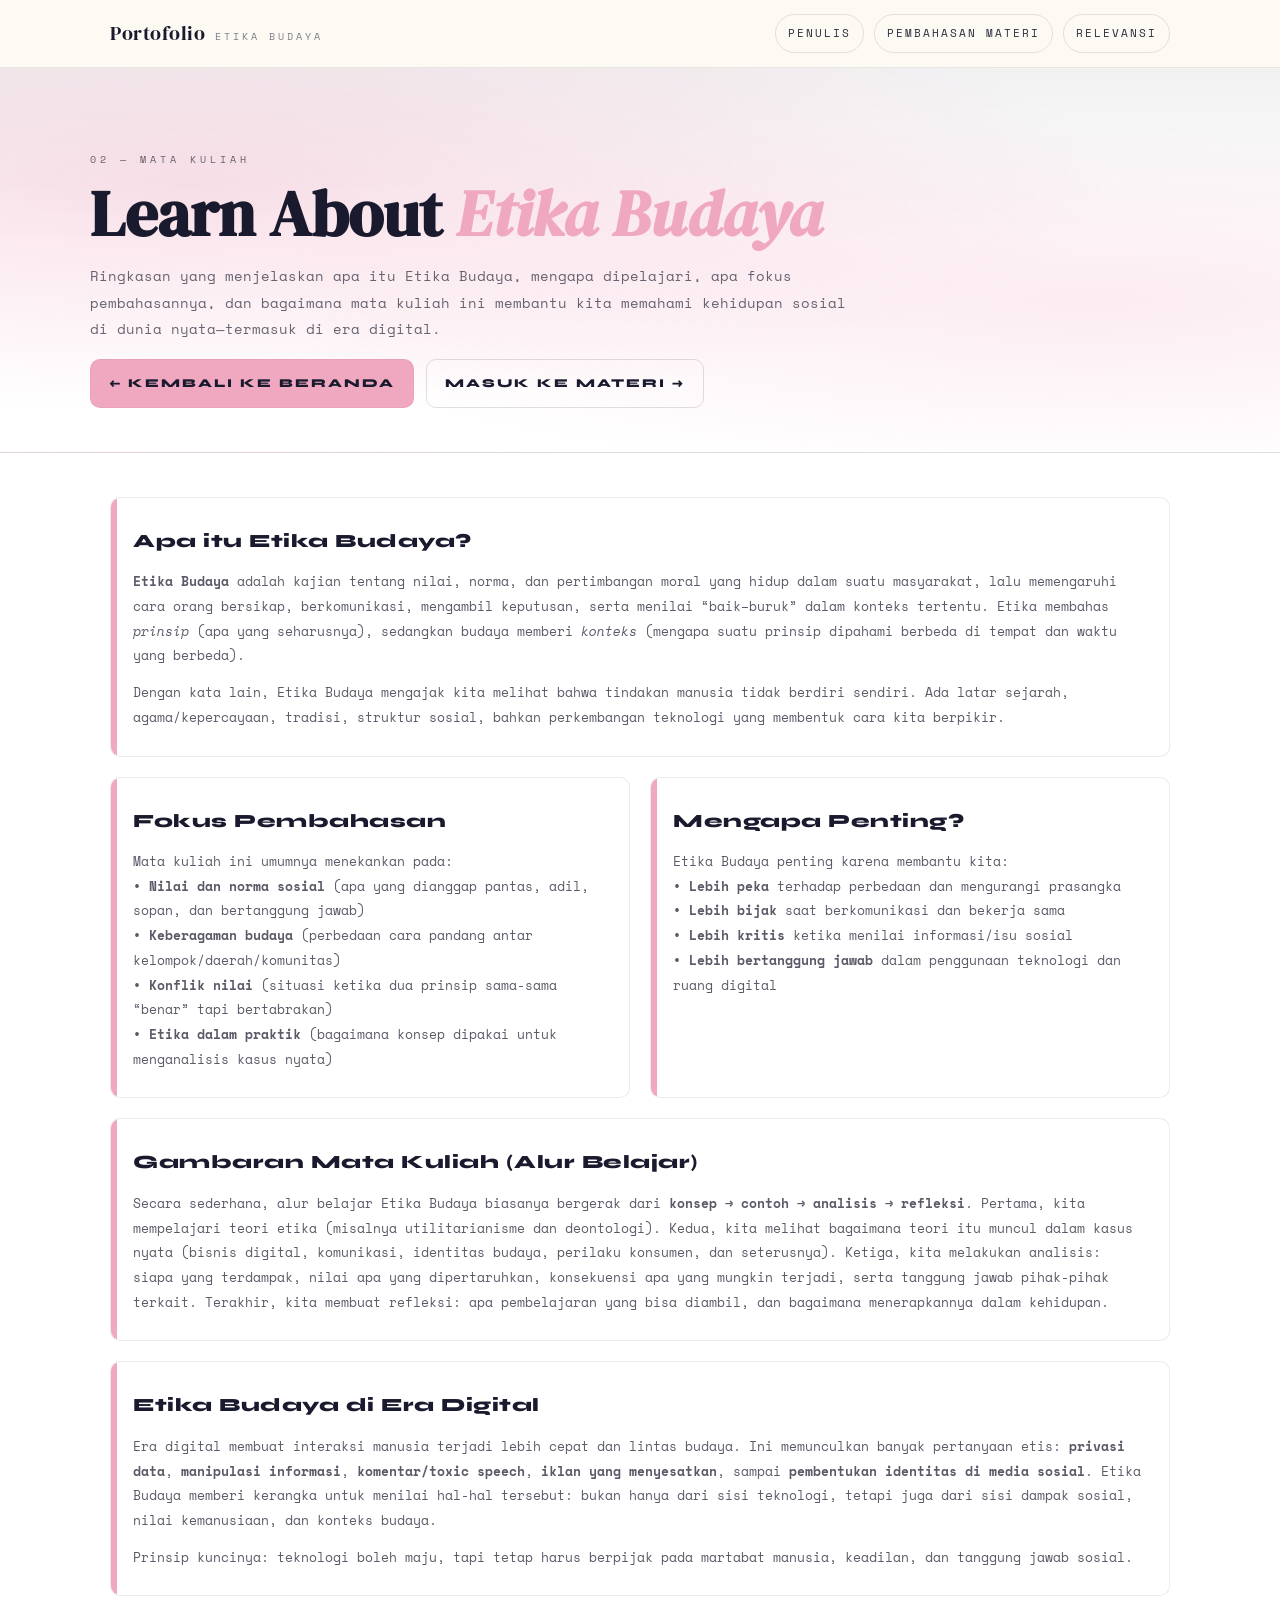
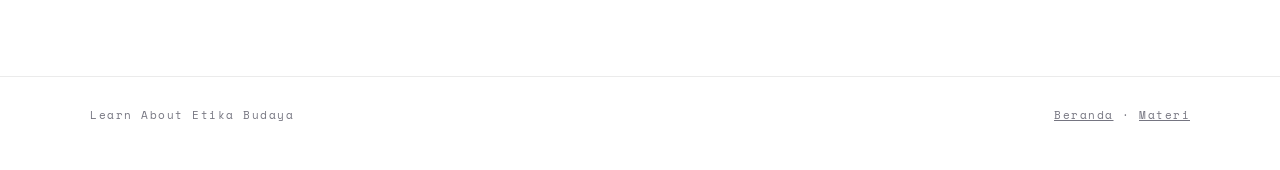
<file: mata-kuliah.html>
<!doctype html>
<html lang="id">
<head>
  <meta charset="utf-8" />
  <meta name="viewport" content="width=device-width, initial-scale=1" />
  <title>Learn About Etika Budaya</title>
  <link href="https://fonts.googleapis.com/css2?family=DM+Serif+Display:ital@0;1&family=Space+Mono:ital,wght@0,400;0,700;1,400&family=Syne:wght@400;700;800&display=swap" rel="stylesheet">
  <link rel="stylesheet" href="theme.css" />
</head>
<body class="accent-pink">
  <header class="topbar">
    <div class="topbar-inner">
      <a class="brand" href="index.html">
        <span class="brand-title">Portofolio</span>
        <span class="brand-sub">Etika Budaya</span>
      </a>
      <nav class="nav">
        <a href="profile.html">Penulis</a>
        <a href="materi.html">Pembahasan Materi</a>
        <a href="relevansi.html">Relevansi</a>
      </nav>
    </div>
  </header>

  <section class="hero">
    <div class="hero-inner">
      <p class="kicker">02 — Mata Kuliah</p>
      <h1 class="title">Learn About <em>Etika Budaya</em></h1>
      <p class="subtitle">
        Ringkasan yang menjelaskan apa itu Etika Budaya, mengapa dipelajari, apa fokus pembahasannya,
        dan bagaimana mata kuliah ini membantu kita memahami kehidupan sosial di dunia nyata—termasuk di era digital.
      </p>
      <div class="btn-row">
        <a class="btn btn-primary" href="index.html">← Kembali ke Beranda</a>
        <a class="btn btn-ghost" href="materi.html">Masuk ke Materi →</a>
      </div>
    </div>
  </section>

  <main class="content">
    <div class="grid">
      <article class="card">
        <h3>Apa itu Etika Budaya?</h3>
        <p>
          <strong>Etika Budaya</strong> adalah kajian tentang nilai, norma, dan pertimbangan moral yang hidup dalam suatu masyarakat,
          lalu memengaruhi cara orang bersikap, berkomunikasi, mengambil keputusan, serta menilai “baik–buruk” dalam konteks tertentu.
          Etika membahas <em>prinsip</em> (apa yang seharusnya), sedangkan budaya memberi <em>konteks</em> (mengapa suatu prinsip dipahami
          berbeda di tempat dan waktu yang berbeda).
        </p>
        <p>
          Dengan kata lain, Etika Budaya mengajak kita melihat bahwa tindakan manusia tidak berdiri sendiri.
          Ada latar sejarah, agama/kepercayaan, tradisi, struktur sosial, bahkan perkembangan teknologi yang membentuk cara kita berpikir.
        </p>
      </article>

      <article class="card span-6">
        <h3>Fokus Pembahasan</h3>
        <p>
          Mata kuliah ini umumnya menekankan pada:
          <br><strong>• Nilai dan norma sosial</strong> (apa yang dianggap pantas, adil, sopan, dan bertanggung jawab)
          <br><strong>• Keberagaman budaya</strong> (perbedaan cara pandang antar kelompok/daerah/komunitas)
          <br><strong>• Konflik nilai</strong> (situasi ketika dua prinsip sama-sama “benar” tapi bertabrakan)
          <br><strong>• Etika dalam praktik</strong> (bagaimana konsep dipakai untuk menganalisis kasus nyata)
        </p>
      </article>

      <article class="card span-6">
        <h3>Mengapa Penting?</h3>
        <p>
          Etika Budaya penting karena membantu kita:
          <br><strong>• Lebih peka</strong> terhadap perbedaan dan mengurangi prasangka
          <br><strong>• Lebih bijak</strong> saat berkomunikasi dan bekerja sama
          <br><strong>• Lebih kritis</strong> ketika menilai informasi/isu sosial
          <br><strong>• Lebih bertanggung jawab</strong> dalam penggunaan teknologi dan ruang digital
        </p>
      </article>

      <article class="card">
        <h3>Gambaran Mata Kuliah (Alur Belajar)</h3>
        <p>
          Secara sederhana, alur belajar Etika Budaya biasanya bergerak dari <strong>konsep → contoh → analisis → refleksi</strong>.
          Pertama, kita mempelajari teori etika (misalnya utilitarianisme dan deontologi). Kedua, kita melihat bagaimana teori itu
          muncul dalam kasus nyata (bisnis digital, komunikasi, identitas budaya, perilaku konsumen, dan seterusnya). Ketiga,
          kita melakukan analisis: siapa yang terdampak, nilai apa yang dipertaruhkan, konsekuensi apa yang mungkin terjadi,
          serta tanggung jawab pihak-pihak terkait. Terakhir, kita membuat refleksi: apa pembelajaran yang bisa diambil,
          dan bagaimana menerapkannya dalam kehidupan.
        </p>
      </article>

      <article class="card">
        <h3>Etika Budaya di Era Digital</h3>
        <p>
          Era digital membuat interaksi manusia terjadi lebih cepat dan lintas budaya. Ini memunculkan banyak pertanyaan etis:
          <strong>privasi data</strong>, <strong>manipulasi informasi</strong>, <strong>komentar/toxic speech</strong>,
          <strong>iklan yang menyesatkan</strong>, sampai <strong>pembentukan identitas di media sosial</strong>.
          Etika Budaya memberi kerangka untuk menilai hal-hal tersebut: bukan hanya dari sisi teknologi,
          tetapi juga dari sisi dampak sosial, nilai kemanusiaan, dan konteks budaya.
        </p>
        <p>
          Prinsip kuncinya: teknologi boleh maju, tapi tetap harus berpijak pada martabat manusia, keadilan, dan tanggung jawab sosial.
        </p>
      </article>
    </div>
  </main>

  <footer>
    <div class="footer-inner">
      <div>Learn About Etika Budaya</div>
      <div><a href="index.html">Beranda</a> · <a href="materi.html">Materi</a></div>
    </div>
  </footer>
</body>
</html>
</file>
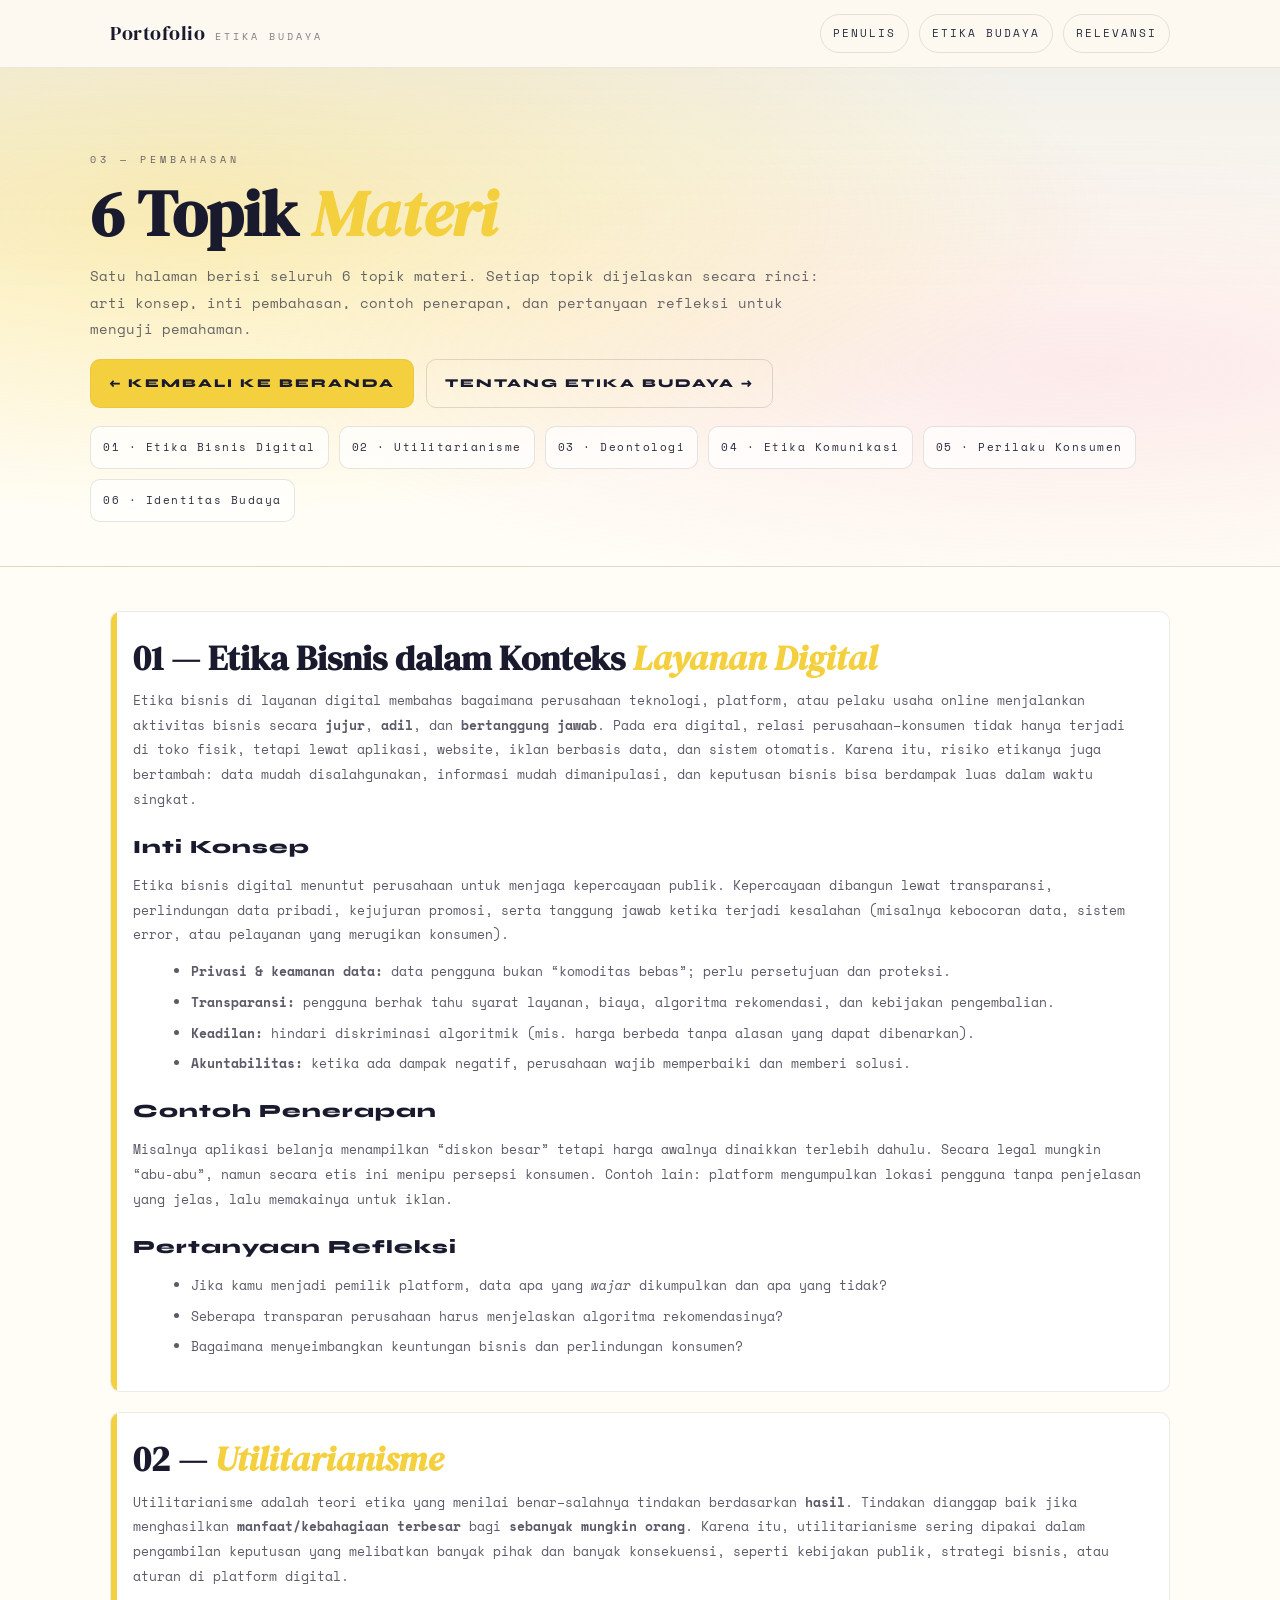
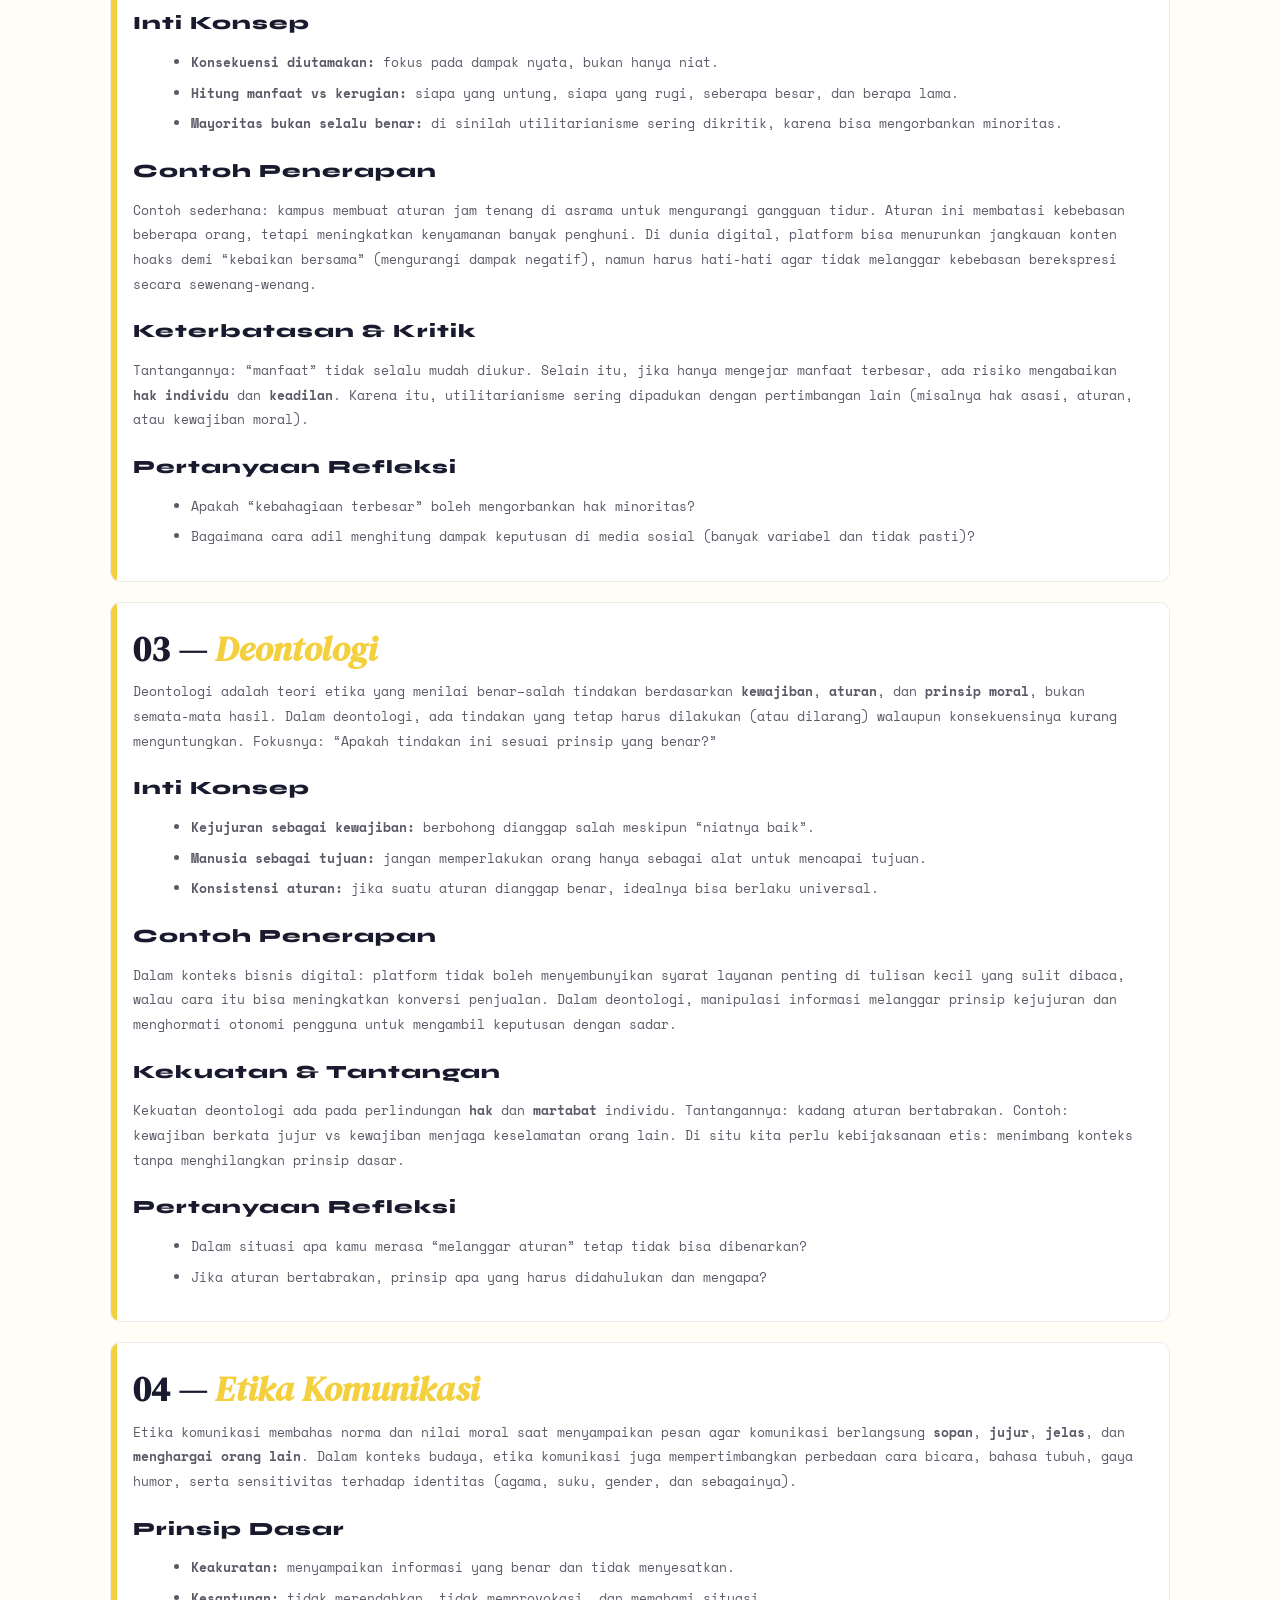
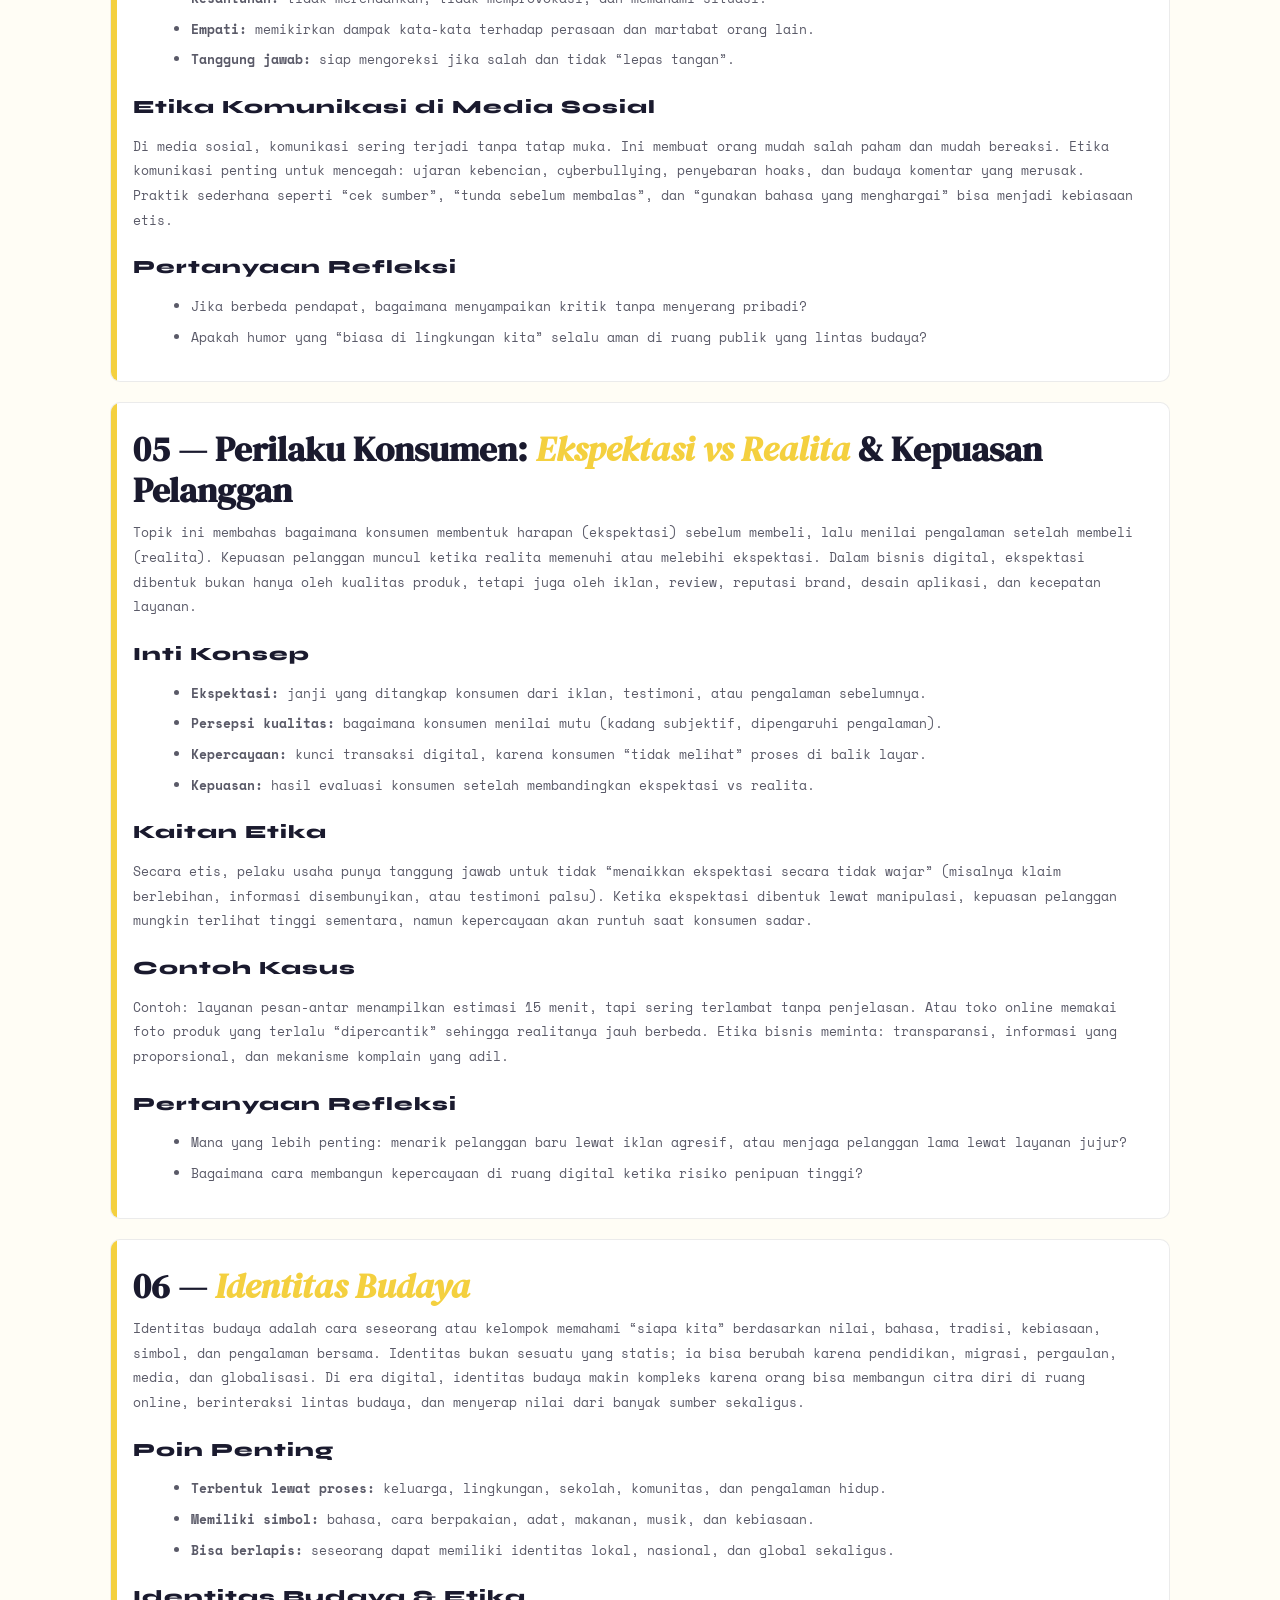
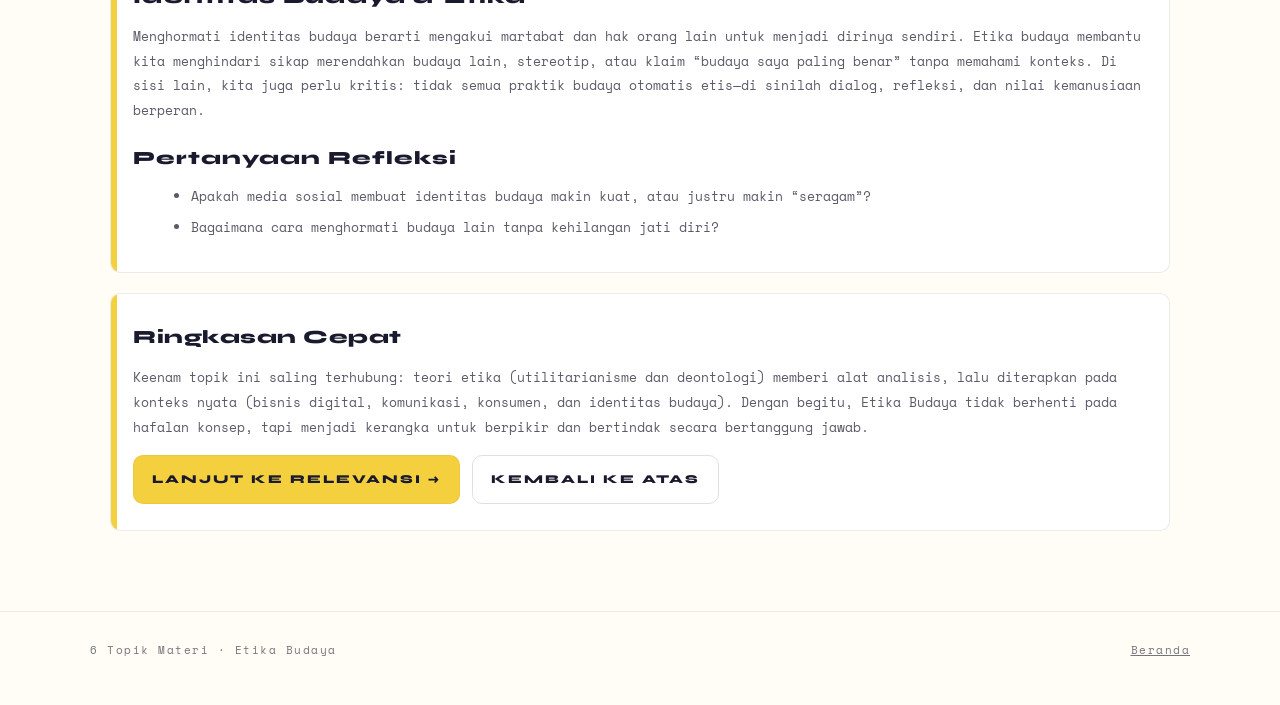
<file: materi.html>
<!doctype html>
<html lang="id">
<head>
  <meta charset="utf-8" />
  <meta name="viewport" content="width=device-width, initial-scale=1" />
  <title>6 Topik Materi — Etika Budaya</title>
  <link href="https://fonts.googleapis.com/css2?family=DM+Serif+Display:ital@0;1&family=Space+Mono:ital,wght@0,400;0,700;1,400&family=Syne:wght@400;700;800&display=swap" rel="stylesheet">
  <link rel="stylesheet" href="theme.css" />
  <style>
    .toc{
      display:flex;
      flex-wrap:wrap;
      gap: 10px;
      margin-top: 18px;
    }
    .toc a{
      text-decoration:none;
      font-size:11px;
      letter-spacing: 1.5px;
      padding: 10px 12px;
      border-radius: 10px;
      border: 1px solid rgba(0,0,0,0.10);
      background: rgba(255,255,255,0.7);
      transition: transform .2s ease, background .2s ease;
    }
    .toc a:hover{transform: translateY(-2px); background: #fff;}
    .topic h2{
      font-family:"DM Serif Display",serif;
      font-size: clamp(1.6rem, 3vw, 2.2rem);
      margin: 0 0 10px;
      color: var(--dark);
      line-height: 1.15;
    }
    .topic h2 em{color: var(--page-accent)}
    .topic h3{
      font-family:"Syne",sans-serif;
      font-weight: 800;
      letter-spacing: 1px;
      margin: 18px 0 8px;
      color: var(--dark);
    }
    .topic ul{margin: 8px 0 0 18px; color: rgba(44,44,62,0.78); font-size: 13px;}
    .topic li{margin: 6px 0;}
  </style>
</head>
<body class="accent-gold">
  <header class="topbar">
    <div class="topbar-inner">
      <a class="brand" href="index.html">
        <span class="brand-title">Portofolio</span>
        <span class="brand-sub">Etika Budaya</span>
      </a>
      <nav class="nav">
        <a href="profile.html">Penulis</a>
        <a href="mata-kuliah.html">Etika Budaya</a>
        <a href="relevansi.html">Relevansi</a>
      </nav>
    </div>
  </header>

  <section class="hero">
    <div class="hero-inner">
      <p class="kicker">03 — Pembahasan</p>
      <h1 class="title">6 Topik <em>Materi</em></h1>
      <p class="subtitle">
        Satu halaman berisi seluruh 6 topik materi. Setiap topik dijelaskan secara rinci: arti konsep, inti pembahasan,
        contoh penerapan, dan pertanyaan refleksi untuk menguji pemahaman.
      </p>
      <div class="btn-row">
        <a class="btn btn-primary" href="index.html">← Kembali ke Beranda</a>
        <a class="btn btn-ghost" href="mata-kuliah.html">Tentang Etika Budaya →</a>
      </div>
      <nav class="toc" aria-label="Daftar isi 6 topik">
        <a href="#topik1">01 · Etika Bisnis Digital</a>
        <a href="#topik2">02 · Utilitarianisme</a>
        <a href="#topik3">03 · Deontologi</a>
        <a href="#topik4">04 · Etika Komunikasi</a>
        <a href="#topik5">05 · Perilaku Konsumen</a>
        <a href="#topik6">06 · Identitas Budaya</a>
      </nav>
    </div>
  </section>

  <main class="content">
    <div class="grid">
      <article class="card topic anchor" id="topik1">
        <h2>01 — Etika Bisnis dalam Konteks <em>Layanan Digital</em></h2>
        <p>
          Etika bisnis di layanan digital membahas bagaimana perusahaan teknologi, platform, atau pelaku usaha online menjalankan
          aktivitas bisnis secara <strong>jujur</strong>, <strong>adil</strong>, dan <strong>bertanggung jawab</strong>.
          Pada era digital, relasi perusahaan–konsumen tidak hanya terjadi di toko fisik, tetapi lewat aplikasi, website,
          iklan berbasis data, dan sistem otomatis. Karena itu, risiko etikanya juga bertambah: data mudah disalahgunakan,
          informasi mudah dimanipulasi, dan keputusan bisnis bisa berdampak luas dalam waktu singkat.
        </p>

        <h3>Inti Konsep</h3>
        <p>
          Etika bisnis digital menuntut perusahaan untuk menjaga kepercayaan publik. Kepercayaan dibangun lewat transparansi,
          perlindungan data pribadi, kejujuran promosi, serta tanggung jawab ketika terjadi kesalahan (misalnya kebocoran data,
          sistem error, atau pelayanan yang merugikan konsumen).
        </p>
        <ul>
          <li><strong>Privasi & keamanan data:</strong> data pengguna bukan “komoditas bebas”; perlu persetujuan dan proteksi.</li>
          <li><strong>Transparansi:</strong> pengguna berhak tahu syarat layanan, biaya, algoritma rekomendasi, dan kebijakan pengembalian.</li>
          <li><strong>Keadilan:</strong> hindari diskriminasi algoritmik (mis. harga berbeda tanpa alasan yang dapat dibenarkan).</li>
          <li><strong>Akuntabilitas:</strong> ketika ada dampak negatif, perusahaan wajib memperbaiki dan memberi solusi.</li>
        </ul>

        <h3>Contoh Penerapan</h3>
        <p>
          Misalnya aplikasi belanja menampilkan “diskon besar” tetapi harga awalnya dinaikkan terlebih dahulu.
          Secara legal mungkin “abu-abu”, namun secara etis ini menipu persepsi konsumen. Contoh lain:
          platform mengumpulkan lokasi pengguna tanpa penjelasan yang jelas, lalu memakainya untuk iklan.
        </p>

        <h3>Pertanyaan Refleksi</h3>
        <ul>
          <li>Jika kamu menjadi pemilik platform, data apa yang <em>wajar</em> dikumpulkan dan apa yang tidak?</li>
          <li>Seberapa transparan perusahaan harus menjelaskan algoritma rekomendasinya?</li>
          <li>Bagaimana menyeimbangkan keuntungan bisnis dan perlindungan konsumen?</li>
        </ul>
      </article>

      <article class="card topic anchor" id="topik2">
        <h2>02 — <em>Utilitarianisme</em></h2>
        <p>
          Utilitarianisme adalah teori etika yang menilai benar–salahnya tindakan berdasarkan <strong>hasil</strong>.
          Tindakan dianggap baik jika menghasilkan <strong>manfaat/kebahagiaan terbesar</strong> bagi
          <strong>sebanyak mungkin orang</strong>. Karena itu, utilitarianisme sering dipakai dalam pengambilan keputusan
          yang melibatkan banyak pihak dan banyak konsekuensi, seperti kebijakan publik, strategi bisnis, atau aturan di platform digital.
        </p>

        <h3>Inti Konsep</h3>
        <ul>
          <li><strong>Konsekuensi diutamakan:</strong> fokus pada dampak nyata, bukan hanya niat.</li>
          <li><strong>Hitung manfaat vs kerugian:</strong> siapa yang untung, siapa yang rugi, seberapa besar, dan berapa lama.</li>
          <li><strong>Mayoritas bukan selalu benar:</strong> di sinilah utilitarianisme sering dikritik, karena bisa mengorbankan minoritas.</li>
        </ul>

        <h3>Contoh Penerapan</h3>
        <p>
          Contoh sederhana: kampus membuat aturan jam tenang di asrama untuk mengurangi gangguan tidur.
          Aturan ini membatasi kebebasan beberapa orang, tetapi meningkatkan kenyamanan banyak penghuni.
          Di dunia digital, platform bisa menurunkan jangkauan konten hoaks demi “kebaikan bersama” (mengurangi dampak negatif),
          namun harus hati-hati agar tidak melanggar kebebasan berekspresi secara sewenang-wenang.
        </p>

        <h3>Keterbatasan & Kritik</h3>
        <p>
          Tantangannya: “manfaat” tidak selalu mudah diukur. Selain itu, jika hanya mengejar manfaat terbesar,
          ada risiko mengabaikan <strong>hak individu</strong> dan <strong>keadilan</strong>. Karena itu, utilitarianisme sering dipadukan
          dengan pertimbangan lain (misalnya hak asasi, aturan, atau kewajiban moral).
        </p>

        <h3>Pertanyaan Refleksi</h3>
        <ul>
          <li>Apakah “kebahagiaan terbesar” boleh mengorbankan hak minoritas?</li>
          <li>Bagaimana cara adil menghitung dampak keputusan di media sosial (banyak variabel dan tidak pasti)?</li>
        </ul>
      </article>

      <article class="card topic anchor" id="topik3">
        <h2>03 — <em>Deontologi</em></h2>
        <p>
          Deontologi adalah teori etika yang menilai benar–salah tindakan berdasarkan <strong>kewajiban</strong>,
          <strong>aturan</strong>, dan <strong>prinsip moral</strong>, bukan semata-mata hasil.
          Dalam deontologi, ada tindakan yang tetap harus dilakukan (atau dilarang) walaupun konsekuensinya kurang menguntungkan.
          Fokusnya: “Apakah tindakan ini sesuai prinsip yang benar?”
        </p>

        <h3>Inti Konsep</h3>
        <ul>
          <li><strong>Kejujuran sebagai kewajiban:</strong> berbohong dianggap salah meskipun “niatnya baik”.</li>
          <li><strong>Manusia sebagai tujuan:</strong> jangan memperlakukan orang hanya sebagai alat untuk mencapai tujuan.</li>
          <li><strong>Konsistensi aturan:</strong> jika suatu aturan dianggap benar, idealnya bisa berlaku universal.</li>
        </ul>

        <h3>Contoh Penerapan</h3>
        <p>
          Dalam konteks bisnis digital: platform tidak boleh menyembunyikan syarat layanan penting di tulisan kecil yang sulit dibaca,
          walau cara itu bisa meningkatkan konversi penjualan. Dalam deontologi, manipulasi informasi melanggar prinsip kejujuran
          dan menghormati otonomi pengguna untuk mengambil keputusan dengan sadar.
        </p>

        <h3>Kekuatan & Tantangan</h3>
        <p>
          Kekuatan deontologi ada pada perlindungan <strong>hak</strong> dan <strong>martabat</strong> individu.
          Tantangannya: kadang aturan bertabrakan. Contoh: kewajiban berkata jujur vs kewajiban menjaga keselamatan orang lain.
          Di situ kita perlu kebijaksanaan etis: menimbang konteks tanpa menghilangkan prinsip dasar.
        </p>

        <h3>Pertanyaan Refleksi</h3>
        <ul>
          <li>Dalam situasi apa kamu merasa “melanggar aturan” tetap tidak bisa dibenarkan?</li>
          <li>Jika aturan bertabrakan, prinsip apa yang harus didahulukan dan mengapa?</li>
        </ul>
      </article>

      <article class="card topic anchor" id="topik4">
        <h2>04 — <em>Etika Komunikasi</em></h2>
        <p>
          Etika komunikasi membahas norma dan nilai moral saat menyampaikan pesan agar komunikasi berlangsung
          <strong>sopan</strong>, <strong>jujur</strong>, <strong>jelas</strong>, dan <strong>menghargai orang lain</strong>.
          Dalam konteks budaya, etika komunikasi juga mempertimbangkan perbedaan cara bicara, bahasa tubuh, gaya humor,
          serta sensitivitas terhadap identitas (agama, suku, gender, dan sebagainya).
        </p>

        <h3>Prinsip Dasar</h3>
        <ul>
          <li><strong>Keakuratan:</strong> menyampaikan informasi yang benar dan tidak menyesatkan.</li>
          <li><strong>Kesantunan:</strong> tidak merendahkan, tidak memprovokasi, dan memahami situasi.</li>
          <li><strong>Empati:</strong> memikirkan dampak kata-kata terhadap perasaan dan martabat orang lain.</li>
          <li><strong>Tanggung jawab:</strong> siap mengoreksi jika salah dan tidak “lepas tangan”.</li>
        </ul>

        <h3>Etika Komunikasi di Media Sosial</h3>
        <p>
          Di media sosial, komunikasi sering terjadi tanpa tatap muka. Ini membuat orang mudah salah paham dan mudah bereaksi.
          Etika komunikasi penting untuk mencegah: ujaran kebencian, cyberbullying, penyebaran hoaks, dan budaya komentar yang merusak.
          Praktik sederhana seperti “cek sumber”, “tunda sebelum membalas”, dan “gunakan bahasa yang menghargai” bisa menjadi kebiasaan etis.
        </p>

        <h3>Pertanyaan Refleksi</h3>
        <ul>
          <li>Jika berbeda pendapat, bagaimana menyampaikan kritik tanpa menyerang pribadi?</li>
          <li>Apakah humor yang “biasa di lingkungan kita” selalu aman di ruang publik yang lintas budaya?</li>
        </ul>
      </article>

      <article class="card topic anchor" id="topik5">
        <h2>05 — Perilaku Konsumen: <em>Ekspektasi vs Realita</em> & Kepuasan Pelanggan</h2>
        <p>
          Topik ini membahas bagaimana konsumen membentuk harapan (ekspektasi) sebelum membeli, lalu menilai pengalaman
          setelah membeli (realita). Kepuasan pelanggan muncul ketika realita memenuhi atau melebihi ekspektasi.
          Dalam bisnis digital, ekspektasi dibentuk bukan hanya oleh kualitas produk, tetapi juga oleh iklan, review,
          reputasi brand, desain aplikasi, dan kecepatan layanan.
        </p>

        <h3>Inti Konsep</h3>
        <ul>
          <li><strong>Ekspektasi:</strong> janji yang ditangkap konsumen dari iklan, testimoni, atau pengalaman sebelumnya.</li>
          <li><strong>Persepsi kualitas:</strong> bagaimana konsumen menilai mutu (kadang subjektif, dipengaruhi pengalaman).</li>
          <li><strong>Kepercayaan:</strong> kunci transaksi digital, karena konsumen “tidak melihat” proses di balik layar.</li>
          <li><strong>Kepuasan:</strong> hasil evaluasi konsumen setelah membandingkan ekspektasi vs realita.</li>
        </ul>

        <h3>Kaitan Etika</h3>
        <p>
          Secara etis, pelaku usaha punya tanggung jawab untuk tidak “menaikkan ekspektasi secara tidak wajar”
          (misalnya klaim berlebihan, informasi disembunyikan, atau testimoni palsu). Ketika ekspektasi dibentuk lewat manipulasi,
          kepuasan pelanggan mungkin terlihat tinggi sementara, namun kepercayaan akan runtuh saat konsumen sadar.
        </p>

        <h3>Contoh Kasus</h3>
        <p>
          Contoh: layanan pesan-antar menampilkan estimasi 15 menit, tapi sering terlambat tanpa penjelasan.
          Atau toko online memakai foto produk yang terlalu “dipercantik” sehingga realitanya jauh berbeda.
          Etika bisnis meminta: transparansi, informasi yang proporsional, dan mekanisme komplain yang adil.
        </p>

        <h3>Pertanyaan Refleksi</h3>
        <ul>
          <li>Mana yang lebih penting: menarik pelanggan baru lewat iklan agresif, atau menjaga pelanggan lama lewat layanan jujur?</li>
          <li>Bagaimana cara membangun kepercayaan di ruang digital ketika risiko penipuan tinggi?</li>
        </ul>
      </article>

      <article class="card topic anchor" id="topik6">
        <h2>06 — <em>Identitas Budaya</em></h2>
        <p>
          Identitas budaya adalah cara seseorang atau kelompok memahami “siapa kita” berdasarkan nilai, bahasa, tradisi,
          kebiasaan, simbol, dan pengalaman bersama. Identitas bukan sesuatu yang statis; ia bisa berubah karena pendidikan,
          migrasi, pergaulan, media, dan globalisasi. Di era digital, identitas budaya makin kompleks karena orang bisa membangun
          citra diri di ruang online, berinteraksi lintas budaya, dan menyerap nilai dari banyak sumber sekaligus.
        </p>

        <h3>Poin Penting</h3>
        <ul>
          <li><strong>Terbentuk lewat proses:</strong> keluarga, lingkungan, sekolah, komunitas, dan pengalaman hidup.</li>
          <li><strong>Memiliki simbol:</strong> bahasa, cara berpakaian, adat, makanan, musik, dan kebiasaan.</li>
          <li><strong>Bisa berlapis:</strong> seseorang dapat memiliki identitas lokal, nasional, dan global sekaligus.</li>
        </ul>

        <h3>Identitas Budaya & Etika</h3>
        <p>
          Menghormati identitas budaya berarti mengakui martabat dan hak orang lain untuk menjadi dirinya sendiri.
          Etika budaya membantu kita menghindari sikap merendahkan budaya lain, stereotip, atau klaim “budaya saya paling benar”
          tanpa memahami konteks. Di sisi lain, kita juga perlu kritis: tidak semua praktik budaya otomatis etis—di sinilah dialog,
          refleksi, dan nilai kemanusiaan berperan.
        </p>

        <h3>Pertanyaan Refleksi</h3>
        <ul>
          <li>Apakah media sosial membuat identitas budaya makin kuat, atau justru makin “seragam”?</li>
          <li>Bagaimana cara menghormati budaya lain tanpa kehilangan jati diri?</li>
        </ul>
      </article>

      <article class="card">
        <h3>Ringkasan Cepat</h3>
        <p>
          Keenam topik ini saling terhubung: teori etika (utilitarianisme dan deontologi) memberi alat analisis,
          lalu diterapkan pada konteks nyata (bisnis digital, komunikasi, konsumen, dan identitas budaya).
          Dengan begitu, Etika Budaya tidak berhenti pada hafalan konsep, tapi menjadi kerangka untuk berpikir dan bertindak secara bertanggung jawab.
        </p>
        <div class="btn-row">
          <a class="btn btn-primary" href="relevansi.html">Lanjut ke Relevansi →</a>
          <a class="btn btn-ghost" href="#topik1">Kembali ke Atas</a>
        </div>
      </article>
    </div>
  </main>

  <footer>
    <div class="footer-inner">
      <div>6 Topik Materi · Etika Budaya</div>
      <div><a href="index.html">Beranda</a></div>
    </div>
  </footer>
</body>
</html>
</file>
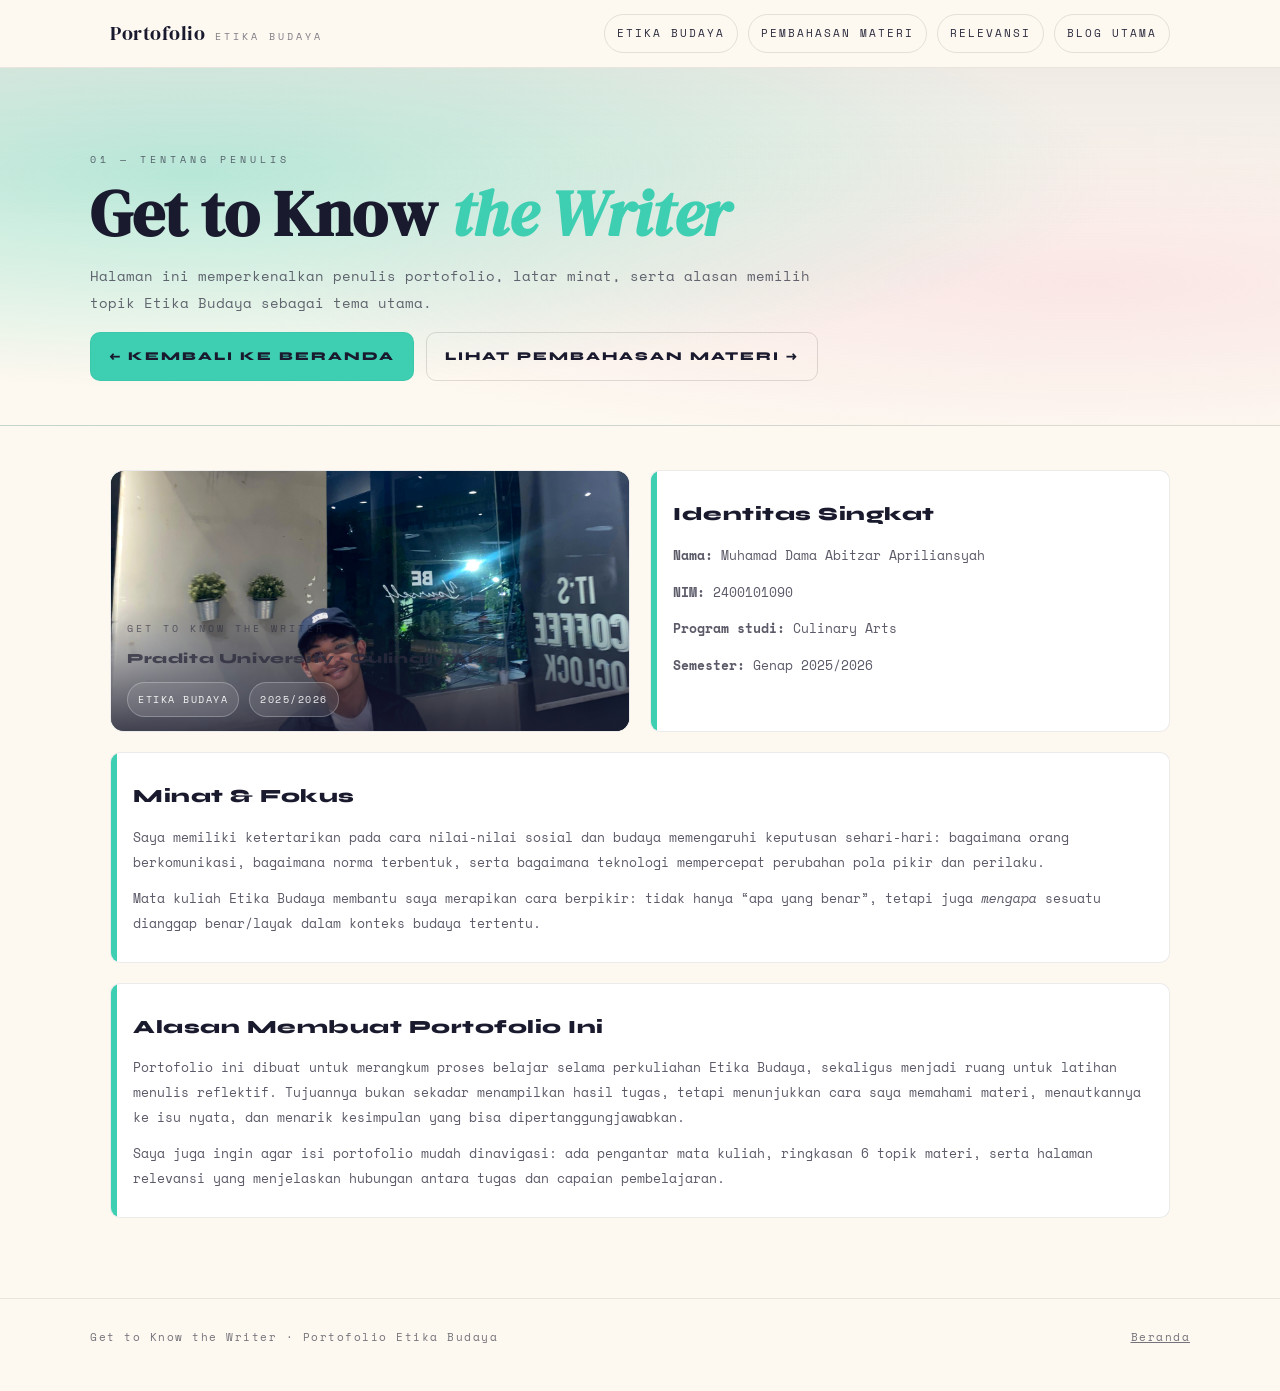
<file: profile.html>
<!doctype html>
<html lang="id">
<head>
  <meta charset="utf-8" />
  <meta name="viewport" content="width=device-width, initial-scale=1" />
  <title>Get to Know the Writer</title>
  <link href="https://fonts.googleapis.com/css2?family=DM+Serif+Display:ital@0;1&family=Space+Mono:ital,wght@0,400;0,700;1,400&family=Syne:wght@400;700;800&display=swap" rel="stylesheet">
  <link rel="stylesheet" href="theme.css" />
  <style>
    /* Foto profil (tetap satu tema) */
    .writer-photo{
      padding: 0;
      overflow: hidden;
      border-radius: 14px;
    }
    .writer-photo .img-wrap{
      position: relative;
      height: 100%;
      min-height: 260px;
      background: #000;
    }
    .writer-photo img{
      position: absolute;
      inset: 0;
      width: 100%;
      height: 100%;
      object-fit: cover;
      object-position: 50% 70%;
      display: block;
      filter: saturate(1.05) contrast(1.05);
      transform: scale(1.02);
    }
    .writer-photo .overlay{
      position: absolute;
      inset: auto 0 0 0;
      padding: 16px 16px 14px;
      background: linear-gradient(to top, rgba(26,26,46,0.80), rgba(26,26,46,0.0));
      color: #fff;
    }
    .writer-photo .kicker{
      font-size: 10px;
      letter-spacing: 3px;
      text-transform: uppercase;
      opacity: 0.85;
      margin: 0;
    }
    .writer-photo .title-mini{
      margin: 8px 0 0;
      font-family: "Syne", sans-serif;
      font-weight: 800;
      letter-spacing: 0.6px;
      font-size: 14px;
    }
    .writer-photo .chips{
      margin-top: 10px;
      display: flex;
      flex-wrap: wrap;
      gap: 10px;
    }
    .writer-photo .chip{
      display: inline-flex;
      align-items: center;
      gap: 8px;
      padding: 7px 10px;
      border-radius: 999px;
      border: 1px solid rgba(255,255,255,0.25);
      background: rgba(255,255,255,0.10);
      font-size: 10px;
      letter-spacing: 1.5px;
      text-transform: uppercase;
      color: rgba(255,255,255,0.92);
      backdrop-filter: blur(10px);
    }
  </style>
</head>
<body class="accent-teal">
  <header class="topbar">
    <div class="topbar-inner">
      <a class="brand" href="index.html">
        <span class="brand-title">Portofolio</span>
        <span class="brand-sub">Etika Budaya</span>
      </a>
      <nav class="nav">
        <a href="mata-kuliah.html">Etika Budaya</a>
        <a href="materi.html">Pembahasan Materi</a>
        <a href="relevansi.html">Relevansi</a>
        <a href="web-blog-utama.html">Blog Utama</a>
      </nav>
    </div>
  </header>

  <section class="hero">
    <div class="hero-inner">
      <p class="kicker">01 — Tentang Penulis</p>
      <h1 class="title">Get to Know <em>the Writer</em></h1>
      <p class="subtitle">
        Halaman ini memperkenalkan penulis portofolio, latar minat, serta alasan memilih topik Etika Budaya sebagai tema utama.
      </p>
      <div class="btn-row">
        <a class="btn btn-primary" href="index.html">← Kembali ke Beranda</a>
        <a class="btn btn-ghost" href="materi.html">Lihat Pembahasan Materi →</a>
      </div>
    </div>
  </section>

  <main class="content">
    <div class="grid">
      <article class="card span-6 writer-photo">
        <div class="img-wrap">
          <img src="foto-profile.jpg" alt="Foto profil penulis" />
          <div class="overlay">
            <p class="kicker">Get to Know the Writer</p>
            <p class="title-mini">Pradita University · Culinary Arts</p>
            <div class="chips">
              <span class="chip">Etika Budaya</span>
              <span class="chip">2025/2026</span>
            </div>
          </div>
        </div>
      </article>

      <article class="card span-6">
        <h3>Identitas Singkat</h3>
        <p><strong>Nama:</strong> Muhamad Dama Abitzar Apriliansyah</p>
        <p><strong>NIM:</strong> 2400101090</p>
        <p><strong>Program studi:</strong> Culinary Arts</p>
        <p><strong>Semester:</strong> Genap 2025/2026</p>
      </article>

      <article class="card">
        <h3>Minat & Fokus</h3>
        <p>
          Saya memiliki ketertarikan pada cara nilai-nilai sosial dan budaya memengaruhi keputusan sehari-hari: bagaimana orang berkomunikasi,
          bagaimana norma terbentuk, serta bagaimana teknologi mempercepat perubahan pola pikir dan perilaku.
        </p>
        <p>
          Mata kuliah Etika Budaya membantu saya merapikan cara berpikir: tidak hanya “apa yang benar”, tetapi juga
          <em>mengapa</em> sesuatu dianggap benar/layak dalam konteks budaya tertentu.
        </p>
      </article>

      <article class="card">
        <h3>Alasan Membuat Portofolio Ini</h3>
        <p>
          Portofolio ini dibuat untuk merangkum proses belajar selama perkuliahan Etika Budaya, sekaligus menjadi ruang untuk latihan menulis
          reflektif. Tujuannya bukan sekadar menampilkan hasil tugas, tetapi menunjukkan cara saya memahami materi, menautkannya ke isu nyata,
          dan menarik kesimpulan yang bisa dipertanggungjawabkan.
        </p>
        <p>
          Saya juga ingin agar isi portofolio mudah dinavigasi: ada pengantar mata kuliah, ringkasan 6 topik materi, serta halaman relevansi
          yang menjelaskan hubungan antara tugas dan capaian pembelajaran.
        </p>
      </article>

      <!-- Bagian "Prinsip Menulis di Portofolio" dan "Kontak" dihapus sesuai permintaan -->
    </div>
  </main>

  <footer>
    <div class="footer-inner">
      <div>Get to Know the Writer · Portofolio Etika Budaya</div>
      <div><a href="index.html">Beranda</a></div>
    </div>
  </footer>
</body>
</html>
</file>
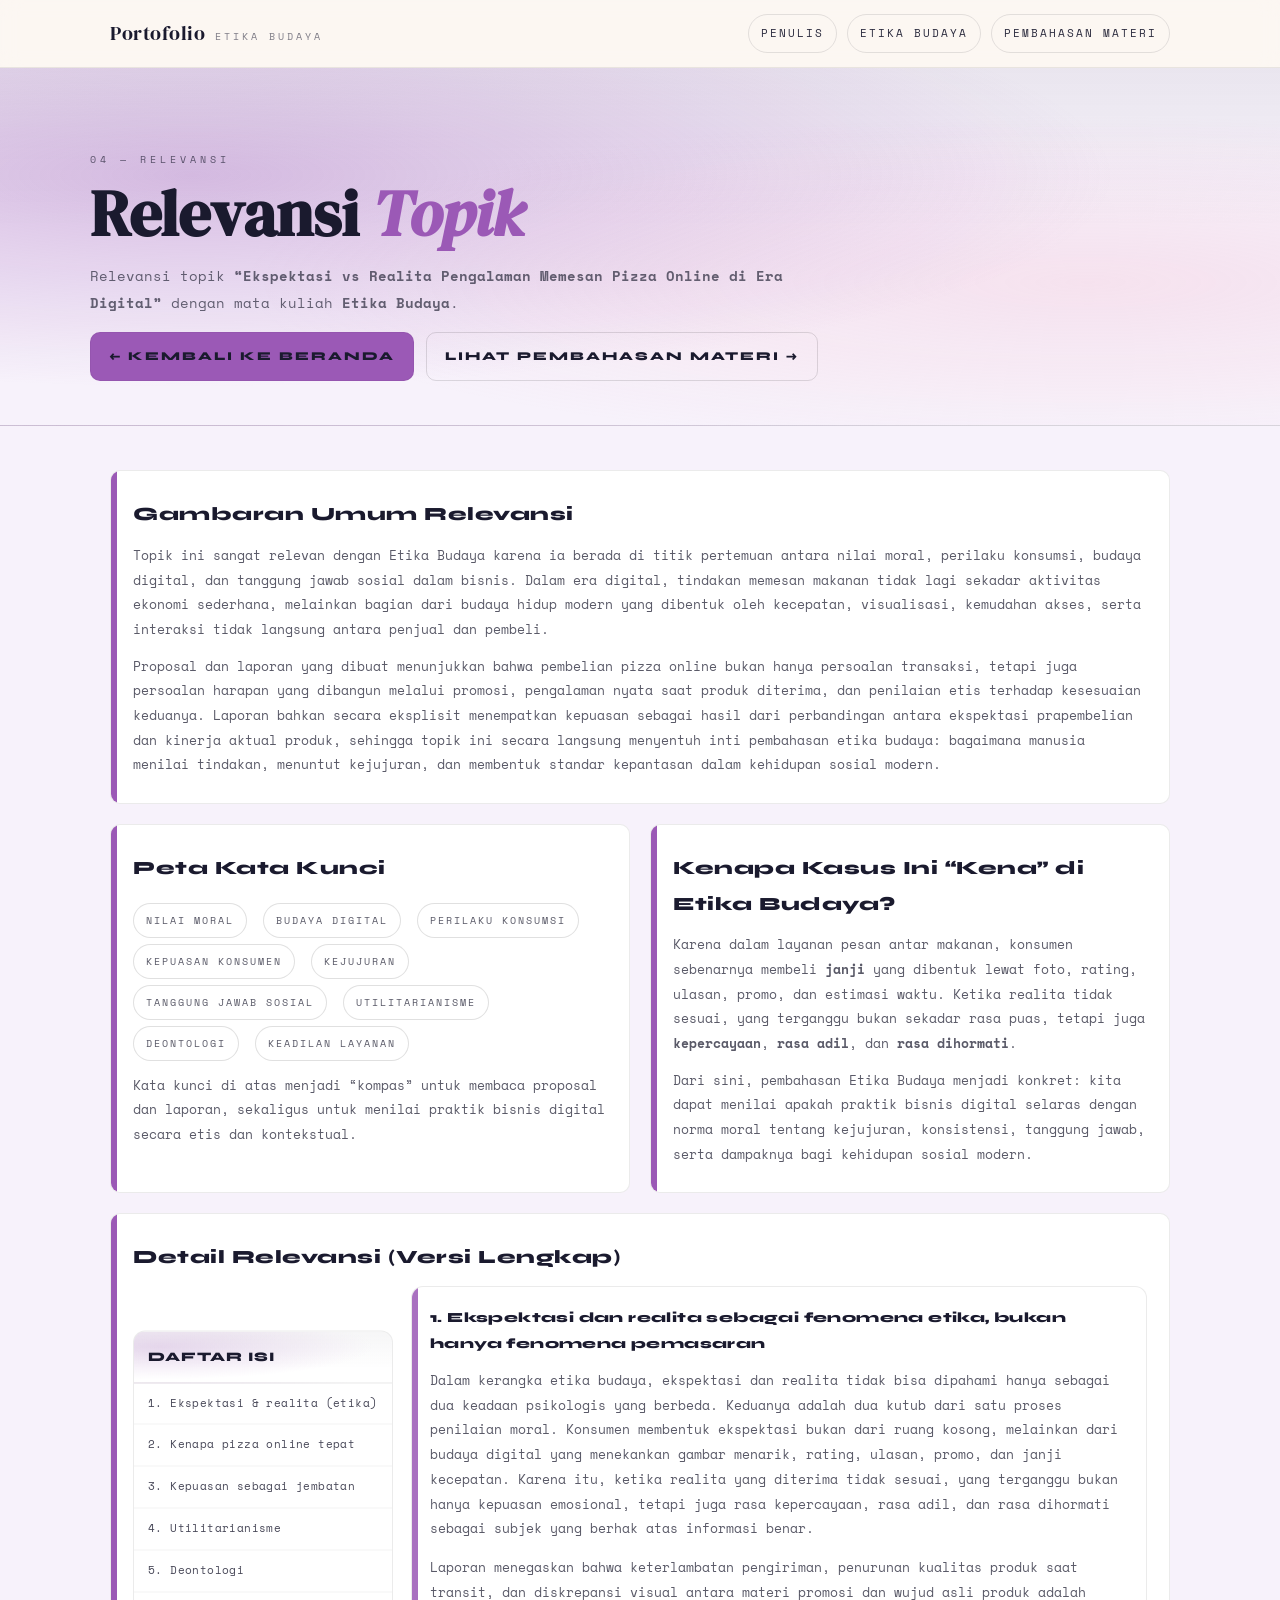
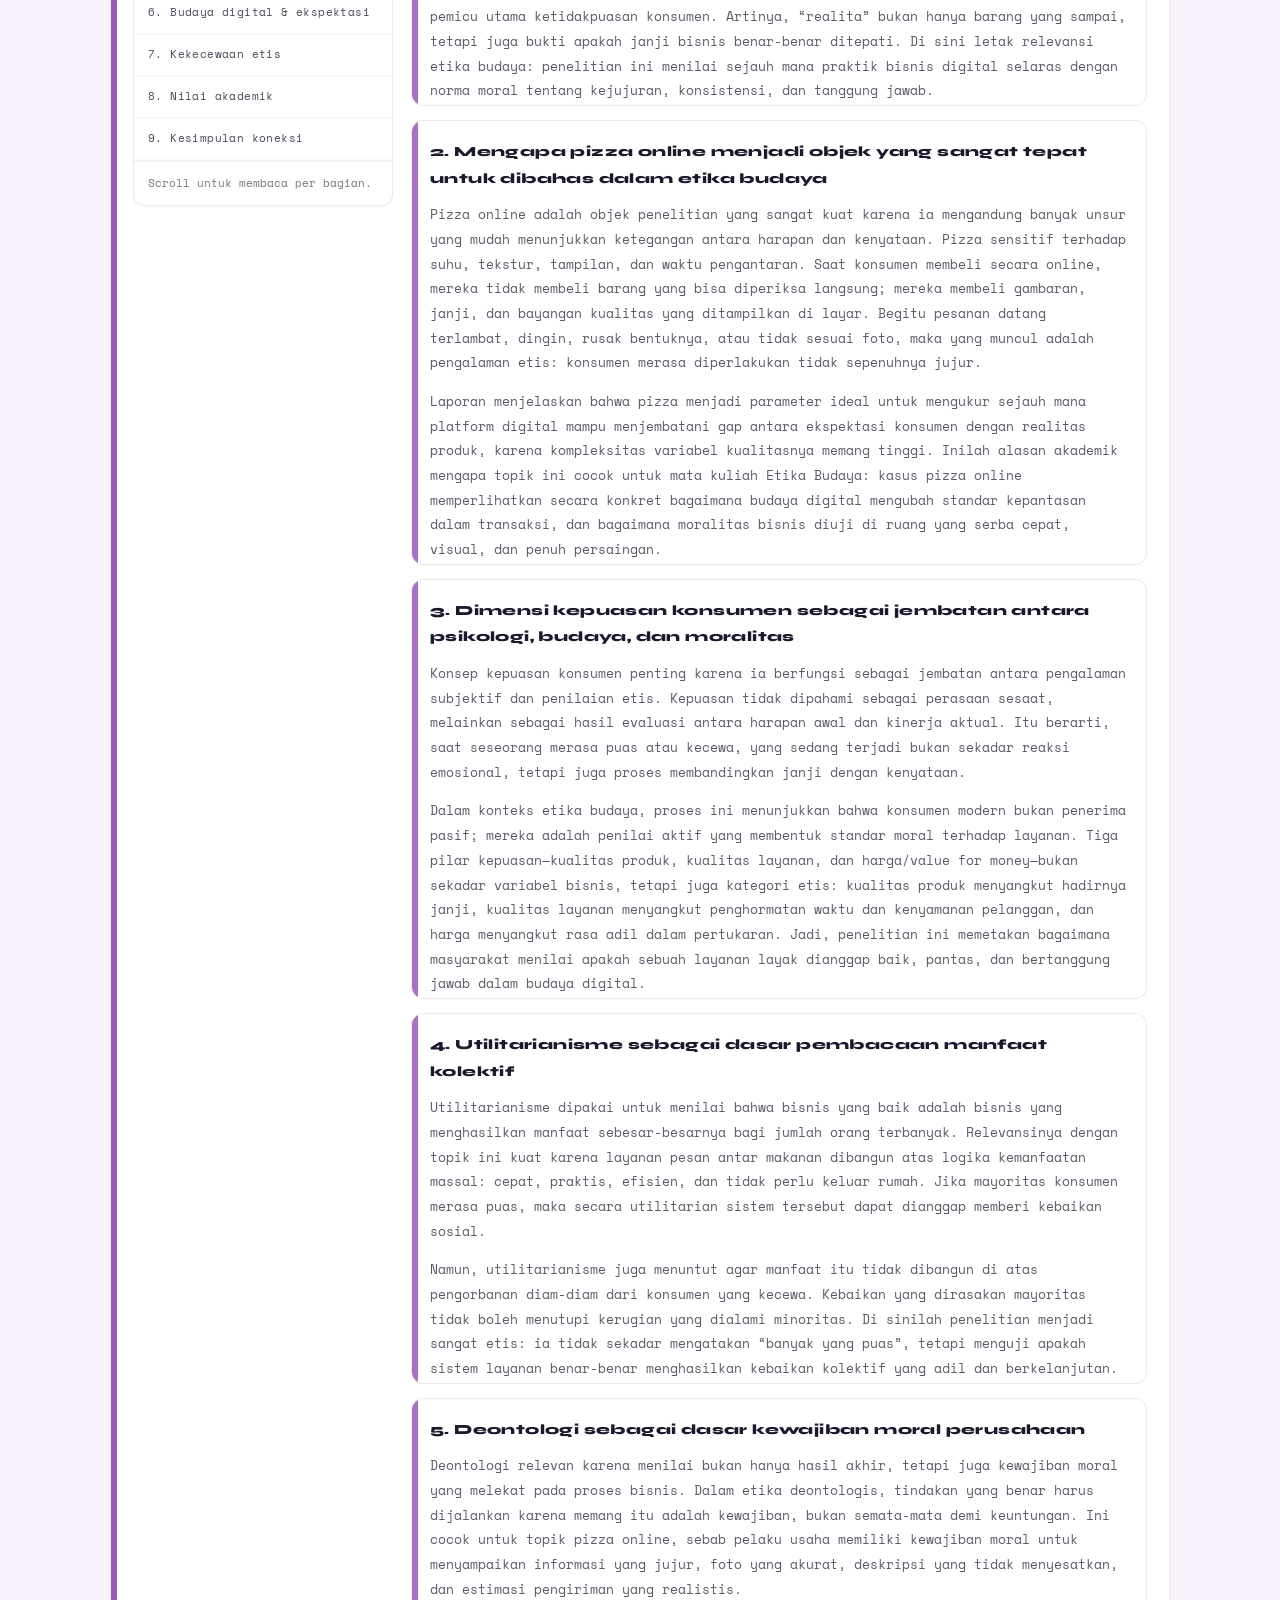
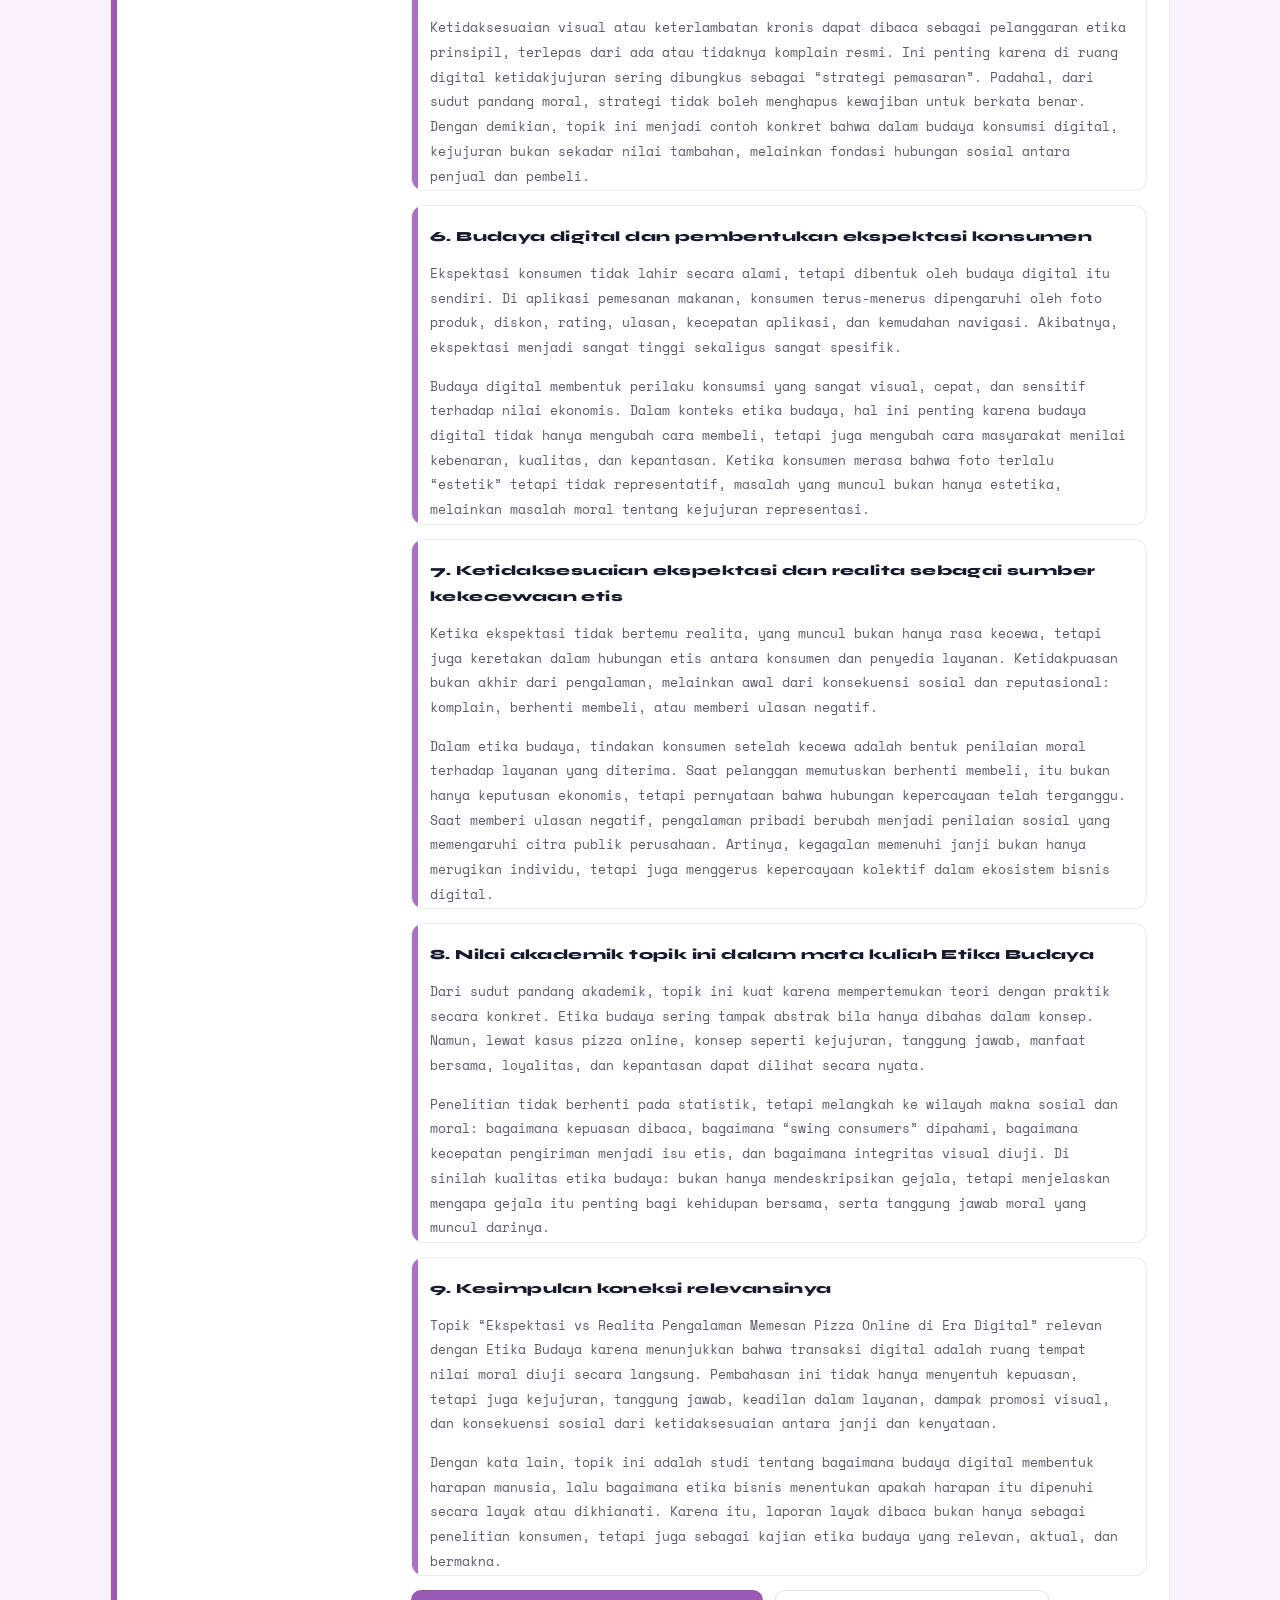
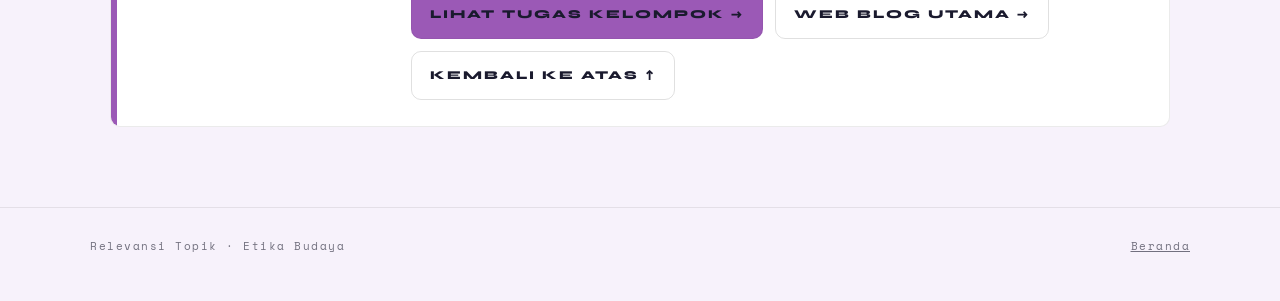
<file: relevansi.html>
<!doctype html>
<html lang="id">
<head>
  <meta charset="utf-8" />
  <meta name="viewport" content="width=device-width, initial-scale=1" />
  <title>Relevansi Topik — Etika Budaya</title>
  <link href="https://fonts.googleapis.com/css2?family=DM+Serif+Display:ital@0;1&family=Space+Mono:ital,wght@0,400;0,700;1,400&family=Syne:wght@400;700;800&display=swap" rel="stylesheet">
  <link rel="stylesheet" href="theme.css" />
  <style>
    .pill{
      display:inline-block;
      font-size: 10px;
      letter-spacing: 2px;
      text-transform: uppercase;
      padding: 7px 12px;
      border-radius: 999px;
      border: 1px solid rgba(0,0,0,0.12);
      background: rgba(255,255,255,0.65);
      margin: 6px 8px 0 0;
    }

    .detail-layout{
      display: grid;
      grid-template-columns: 260px 1fr;
      gap: 18px;
      align-items: start;
      margin-top: 10px;
    }
    .detail-toc{
      position: sticky;
      top: 90px;
      border: 1px solid rgba(0,0,0,0.08);
      border-radius: 12px;
      overflow: hidden;
      background: rgba(255,255,255,0.7);
    }
    .detail-toc .toc-head{
      padding: 14px 14px 12px;
      border-bottom: 1px solid rgba(0,0,0,0.06);
      background:
        radial-gradient(ellipse at 10% 30%, color-mix(in srgb, var(--page-accent) 22%, transparent) 0%, transparent 65%),
        linear-gradient(180deg, rgba(26,26,46,0.04), transparent 75%);
    }
    .detail-toc .toc-title{
      font-family: "Syne", sans-serif;
      font-weight: 800;
      letter-spacing: 1px;
      margin: 0;
      color: var(--dark);
      font-size: 13px;
      text-transform: uppercase;
    }
    .detail-toc a{
      display: block;
      padding: 10px 14px;
      text-decoration: none;
      font-size: 11px;
      letter-spacing: 0.4px;
      color: rgba(26,26,46,0.8);
      border-bottom: 1px solid rgba(0,0,0,0.05);
      transition: background .15s ease, transform .15s ease;
    }
    .detail-toc a:hover{
      background: rgba(0,0,0,0.03);
      transform: translateX(2px);
    }
    .detail-toc a:last-child{ border-bottom: 0; }
    .detail-toc .toc-foot{
      padding: 12px 14px;
      color: rgba(44,44,62,0.65);
      font-size: 11px;
      border-top: 1px solid rgba(0,0,0,0.06);
    }

    .detail-section{
      padding: 18px 18px 2px;
      border: 1px solid rgba(0,0,0,0.08);
      border-radius: 12px;
      background: #fff;
      margin-bottom: 14px;
      position: relative;
      overflow: hidden;
    }
    .detail-section::before{
      content:"";
      position:absolute;
      inset: 0 auto 0 0;
      width: 6px;
      background: var(--page-accent);
      opacity: 0.85;
    }
    .detail-section h4{
      margin: 0 0 10px;
      font-family: "Syne", sans-serif;
      font-weight: 800;
      letter-spacing: 0.4px;
      color: var(--dark);
      font-size: 14px;
    }
    .detail-section p{
      margin: 0 0 14px;
      color: rgba(44,44,62,0.78);
      font-size: 13px;
      line-height: 1.9;
    }

    .anchor{ scroll-margin-top: 90px; }

    @media (max-width: 900px){
      .detail-layout{ grid-template-columns: 1fr; }
      .detail-toc{ position: relative; top: auto; }
    }
  </style>
</head>
<body class="accent-purple">
  <header class="topbar">
    <div class="topbar-inner">
      <a class="brand" href="index.html">
        <span class="brand-title">Portofolio</span>
        <span class="brand-sub">Etika Budaya</span>
      </a>
      <nav class="nav">
        <a href="profile.html">Penulis</a>
        <a href="mata-kuliah.html">Etika Budaya</a>
        <a href="materi.html">Pembahasan Materi</a>
      </nav>
    </div>
  </header>

  <section class="hero">
    <div class="hero-inner">
      <p class="kicker">04 — Relevansi</p>
      <h1 class="title">Relevansi <em>Topik</em></h1>
      <p class="subtitle">
        Relevansi topik <strong>“Ekspektasi vs Realita Pengalaman Memesan Pizza Online di Era Digital”</strong> dengan mata kuliah
        <strong>Etika Budaya</strong>.
      </p>
      <div class="btn-row">
        <a class="btn btn-primary" href="index.html">← Kembali ke Beranda</a>
        <a class="btn btn-ghost" href="materi.html">Lihat Pembahasan Materi →</a>
      </div>
    </div>
  </section>

  <main class="content">
    <div class="grid">
      <article class="card">
        <h3>Gambaran Umum Relevansi</h3>
        <p>
          Topik ini sangat relevan dengan Etika Budaya karena ia berada di titik pertemuan antara nilai moral, perilaku konsumsi,
          budaya digital, dan tanggung jawab sosial dalam bisnis. Dalam era digital, tindakan memesan makanan tidak lagi sekadar
          aktivitas ekonomi sederhana, melainkan bagian dari budaya hidup modern yang dibentuk oleh kecepatan, visualisasi,
          kemudahan akses, serta interaksi tidak langsung antara penjual dan pembeli.
        </p>
        <p>
          Proposal dan laporan yang dibuat menunjukkan bahwa pembelian pizza online bukan hanya persoalan transaksi, tetapi juga
          persoalan harapan yang dibangun melalui promosi, pengalaman nyata saat produk diterima, dan penilaian etis terhadap kesesuaian keduanya.
          Laporan bahkan secara eksplisit menempatkan kepuasan sebagai hasil dari perbandingan antara ekspektasi prapembelian dan kinerja aktual produk,
          sehingga topik ini secara langsung menyentuh inti pembahasan etika budaya: bagaimana manusia menilai tindakan, menuntut kejujuran,
          dan membentuk standar kepantasan dalam kehidupan sosial modern.
        </p>
      </article>

      <article class="card span-6">
        <h3>Peta Kata Kunci</h3>
        <p>
          <span class="pill">Nilai moral</span>
          <span class="pill">Budaya digital</span>
          <span class="pill">Perilaku konsumsi</span>
          <span class="pill">Kepuasan konsumen</span>
          <span class="pill">Kejujuran</span>
          <span class="pill">Tanggung jawab sosial</span>
          <span class="pill">Utilitarianisme</span>
          <span class="pill">Deontologi</span>
          <span class="pill">Keadilan layanan</span>
        </p>
        <p>
          Kata kunci di atas menjadi “kompas” untuk membaca proposal dan laporan, sekaligus untuk menilai praktik bisnis digital
          secara etis dan kontekstual.
        </p>
      </article>

      <article class="card span-6">
        <h3>Kenapa Kasus Ini “Kena” di Etika Budaya?</h3>
        <p>
          Karena dalam layanan pesan antar makanan, konsumen sebenarnya membeli <strong>janji</strong> yang dibentuk lewat foto,
          rating, ulasan, promo, dan estimasi waktu. Ketika realita tidak sesuai, yang terganggu bukan sekadar rasa puas,
          tetapi juga <strong>kepercayaan</strong>, <strong>rasa adil</strong>, dan <strong>rasa dihormati</strong>.
        </p>
        <p>
          Dari sini, pembahasan Etika Budaya menjadi konkret: kita dapat menilai apakah praktik bisnis digital selaras
          dengan norma moral tentang kejujuran, konsistensi, tanggung jawab, serta dampaknya bagi kehidupan sosial modern.
        </p>
      </article>

      <article class="card">
        <h3 class="anchor" id="detail-relevansi">Detail Relevansi (Versi Lengkap)</h3>

        <div class="detail-layout">
          <aside class="detail-toc" aria-label="Daftar isi detail relevansi">
            <div class="toc-head">
              <p class="toc-title">Daftar Isi</p>
            </div>
            <a href="#bagian1">1. Ekspektasi & realita (etika)</a>
            <a href="#bagian2">2. Kenapa pizza online tepat</a>
            <a href="#bagian3">3. Kepuasan sebagai jembatan</a>
            <a href="#bagian4">4. Utilitarianisme</a>
            <a href="#bagian5">5. Deontologi</a>
            <a href="#bagian6">6. Budaya digital & ekspektasi</a>
            <a href="#bagian7">7. Kekecewaan etis</a>
            <a href="#bagian8">8. Nilai akademik</a>
            <a href="#bagian9">9. Kesimpulan koneksi</a>
            <div class="toc-foot">Scroll untuk membaca per bagian.</div>
          </aside>

          <div>
            <section class="detail-section anchor" id="bagian1">
              <h4>1. Ekspektasi dan realita sebagai fenomena etika, bukan hanya fenomena pemasaran</h4>
              <p>
                Dalam kerangka etika budaya, ekspektasi dan realita tidak bisa dipahami hanya sebagai dua keadaan psikologis yang berbeda.
                Keduanya adalah dua kutub dari satu proses penilaian moral. Konsumen membentuk ekspektasi bukan dari ruang kosong,
                melainkan dari budaya digital yang menekankan gambar menarik, rating, ulasan, promo, dan janji kecepatan.
                Karena itu, ketika realita yang diterima tidak sesuai, yang terganggu bukan hanya kepuasan emosional, tetapi juga rasa kepercayaan,
                rasa adil, dan rasa dihormati sebagai subjek yang berhak atas informasi benar.
              </p>
              <p>
                Laporan menegaskan bahwa keterlambatan pengiriman, penurunan kualitas produk saat transit, dan diskrepansi visual antara materi promosi
                dan wujud asli produk adalah pemicu utama ketidakpuasan konsumen. Artinya, “realita” bukan hanya barang yang sampai,
                tetapi juga bukti apakah janji bisnis benar-benar ditepati. Di sini letak relevansi etika budaya: penelitian ini menilai sejauh mana
                praktik bisnis digital selaras dengan norma moral tentang kejujuran, konsistensi, dan tanggung jawab.
              </p>
            </section>

            <section class="detail-section anchor" id="bagian2">
              <h4>2. Mengapa pizza online menjadi objek yang sangat tepat untuk dibahas dalam etika budaya</h4>
              <p>
                Pizza online adalah objek penelitian yang sangat kuat karena ia mengandung banyak unsur yang mudah menunjukkan ketegangan
                antara harapan dan kenyataan. Pizza sensitif terhadap suhu, tekstur, tampilan, dan waktu pengantaran.
                Saat konsumen membeli secara online, mereka tidak membeli barang yang bisa diperiksa langsung; mereka membeli gambaran, janji,
                dan bayangan kualitas yang ditampilkan di layar. Begitu pesanan datang terlambat, dingin, rusak bentuknya, atau tidak sesuai foto,
                maka yang muncul adalah pengalaman etis: konsumen merasa diperlakukan tidak sepenuhnya jujur.
              </p>
              <p>
                Laporan menjelaskan bahwa pizza menjadi parameter ideal untuk mengukur sejauh mana platform digital mampu menjembatani gap
                antara ekspektasi konsumen dengan realitas produk, karena kompleksitas variabel kualitasnya memang tinggi. Inilah alasan akademik
                mengapa topik ini cocok untuk mata kuliah Etika Budaya: kasus pizza online memperlihatkan secara konkret bagaimana budaya digital
                mengubah standar kepantasan dalam transaksi, dan bagaimana moralitas bisnis diuji di ruang yang serba cepat, visual, dan penuh persaingan.
              </p>
            </section>

            <section class="detail-section anchor" id="bagian3">
              <h4>3. Dimensi kepuasan konsumen sebagai jembatan antara psikologi, budaya, dan moralitas</h4>
              <p>
                Konsep kepuasan konsumen penting karena ia berfungsi sebagai jembatan antara pengalaman subjektif dan penilaian etis.
                Kepuasan tidak dipahami sebagai perasaan sesaat, melainkan sebagai hasil evaluasi antara harapan awal dan kinerja aktual.
                Itu berarti, saat seseorang merasa puas atau kecewa, yang sedang terjadi bukan sekadar reaksi emosional, tetapi juga proses
                membandingkan janji dengan kenyataan.
              </p>
              <p>
                Dalam konteks etika budaya, proses ini menunjukkan bahwa konsumen modern bukan penerima pasif; mereka adalah penilai aktif yang membentuk
                standar moral terhadap layanan. Tiga pilar kepuasan—kualitas produk, kualitas layanan, dan harga/value for money—bukan sekadar variabel bisnis,
                tetapi juga kategori etis: kualitas produk menyangkut hadirnya janji, kualitas layanan menyangkut penghormatan waktu dan kenyamanan pelanggan,
                dan harga menyangkut rasa adil dalam pertukaran. Jadi, penelitian ini memetakan bagaimana masyarakat menilai apakah sebuah layanan layak dianggap baik,
                pantas, dan bertanggung jawab dalam budaya digital.
              </p>
            </section>

            <section class="detail-section anchor" id="bagian4">
              <h4>4. Utilitarianisme sebagai dasar pembacaan manfaat kolektif</h4>
              <p>
                Utilitarianisme dipakai untuk menilai bahwa bisnis yang baik adalah bisnis yang menghasilkan manfaat sebesar-besarnya bagi jumlah orang terbanyak.
                Relevansinya dengan topik ini kuat karena layanan pesan antar makanan dibangun atas logika kemanfaatan massal: cepat, praktis, efisien,
                dan tidak perlu keluar rumah. Jika mayoritas konsumen merasa puas, maka secara utilitarian sistem tersebut dapat dianggap memberi kebaikan sosial.
              </p>
              <p>
                Namun, utilitarianisme juga menuntut agar manfaat itu tidak dibangun di atas pengorbanan diam-diam dari konsumen yang kecewa.
                Kebaikan yang dirasakan mayoritas tidak boleh menutupi kerugian yang dialami minoritas. Di sinilah penelitian menjadi sangat etis:
                ia tidak sekadar mengatakan “banyak yang puas”, tetapi menguji apakah sistem layanan benar-benar menghasilkan kebaikan kolektif yang adil dan berkelanjutan.
              </p>
            </section>

            <section class="detail-section anchor" id="bagian5">
              <h4>5. Deontologi sebagai dasar kewajiban moral perusahaan</h4>
              <p>
                Deontologi relevan karena menilai bukan hanya hasil akhir, tetapi juga kewajiban moral yang melekat pada proses bisnis.
                Dalam etika deontologis, tindakan yang benar harus dijalankan karena memang itu adalah kewajiban, bukan semata-mata demi keuntungan.
                Ini cocok untuk topik pizza online, sebab pelaku usaha memiliki kewajiban moral untuk menyampaikan informasi yang jujur, foto yang akurat,
                deskripsi yang tidak menyesatkan, dan estimasi pengiriman yang realistis.
              </p>
              <p>
                Ketidaksesuaian visual atau keterlambatan kronis dapat dibaca sebagai pelanggaran etika prinsipil, terlepas dari ada atau tidaknya komplain resmi.
                Ini penting karena di ruang digital ketidakjujuran sering dibungkus sebagai “strategi pemasaran”. Padahal, dari sudut pandang moral,
                strategi tidak boleh menghapus kewajiban untuk berkata benar. Dengan demikian, topik ini menjadi contoh konkret bahwa dalam budaya konsumsi digital,
                kejujuran bukan sekadar nilai tambahan, melainkan fondasi hubungan sosial antara penjual dan pembeli.
              </p>
            </section>

            <section class="detail-section anchor" id="bagian6">
              <h4>6. Budaya digital dan pembentukan ekspektasi konsumen</h4>
              <p>
                Ekspektasi konsumen tidak lahir secara alami, tetapi dibentuk oleh budaya digital itu sendiri. Di aplikasi pemesanan makanan,
                konsumen terus-menerus dipengaruhi oleh foto produk, diskon, rating, ulasan, kecepatan aplikasi, dan kemudahan navigasi.
                Akibatnya, ekspektasi menjadi sangat tinggi sekaligus sangat spesifik.
              </p>
              <p>
                Budaya digital membentuk perilaku konsumsi yang sangat visual, cepat, dan sensitif terhadap nilai ekonomis. Dalam konteks etika budaya,
                hal ini penting karena budaya digital tidak hanya mengubah cara membeli, tetapi juga mengubah cara masyarakat menilai kebenaran, kualitas,
                dan kepantasan. Ketika konsumen merasa bahwa foto terlalu “estetik” tetapi tidak representatif, masalah yang muncul bukan hanya estetika,
                melainkan masalah moral tentang kejujuran representasi.
              </p>
            </section>

            <section class="detail-section anchor" id="bagian7">
              <h4>7. Ketidaksesuaian ekspektasi dan realita sebagai sumber kekecewaan etis</h4>
              <p>
                Ketika ekspektasi tidak bertemu realita, yang muncul bukan hanya rasa kecewa, tetapi juga keretakan dalam hubungan etis antara konsumen
                dan penyedia layanan. Ketidakpuasan bukan akhir dari pengalaman, melainkan awal dari konsekuensi sosial dan reputasional:
                komplain, berhenti membeli, atau memberi ulasan negatif.
              </p>
              <p>
                Dalam etika budaya, tindakan konsumen setelah kecewa adalah bentuk penilaian moral terhadap layanan yang diterima.
                Saat pelanggan memutuskan berhenti membeli, itu bukan hanya keputusan ekonomis, tetapi pernyataan bahwa hubungan kepercayaan telah terganggu.
                Saat memberi ulasan negatif, pengalaman pribadi berubah menjadi penilaian sosial yang memengaruhi citra publik perusahaan.
                Artinya, kegagalan memenuhi janji bukan hanya merugikan individu, tetapi juga menggerus kepercayaan kolektif dalam ekosistem bisnis digital.
              </p>
            </section>

            <section class="detail-section anchor" id="bagian8">
              <h4>8. Nilai akademik topik ini dalam mata kuliah Etika Budaya</h4>
              <p>
                Dari sudut pandang akademik, topik ini kuat karena mempertemukan teori dengan praktik secara konkret.
                Etika budaya sering tampak abstrak bila hanya dibahas dalam konsep. Namun, lewat kasus pizza online,
                konsep seperti kejujuran, tanggung jawab, manfaat bersama, loyalitas, dan kepantasan dapat dilihat secara nyata.
              </p>
              <p>
                Penelitian tidak berhenti pada statistik, tetapi melangkah ke wilayah makna sosial dan moral:
                bagaimana kepuasan dibaca, bagaimana “swing consumers” dipahami, bagaimana kecepatan pengiriman menjadi isu etis,
                dan bagaimana integritas visual diuji. Di sinilah kualitas etika budaya: bukan hanya mendeskripsikan gejala,
                tetapi menjelaskan mengapa gejala itu penting bagi kehidupan bersama, serta tanggung jawab moral yang muncul darinya.
              </p>
            </section>

            <section class="detail-section anchor" id="bagian9">
              <h4>9. Kesimpulan koneksi relevansinya</h4>
              <p>
                Topik “Ekspektasi vs Realita Pengalaman Memesan Pizza Online di Era Digital” relevan dengan Etika Budaya karena menunjukkan bahwa
                transaksi digital adalah ruang tempat nilai moral diuji secara langsung. Pembahasan ini tidak hanya menyentuh kepuasan, tetapi juga
                kejujuran, tanggung jawab, keadilan dalam layanan, dampak promosi visual, dan konsekuensi sosial dari ketidaksesuaian antara janji dan kenyataan.
              </p>
              <p>
                Dengan kata lain, topik ini adalah studi tentang bagaimana budaya digital membentuk harapan manusia, lalu bagaimana etika bisnis menentukan
                apakah harapan itu dipenuhi secara layak atau dikhianati. Karena itu, laporan layak dibaca bukan hanya sebagai penelitian konsumen,
                tetapi juga sebagai kajian etika budaya yang relevan, aktual, dan bermakna.
              </p>
            </section>

            <div class="btn-row" style="margin-top: 6px;">
              <a class="btn btn-primary" href="tugas-kelompok.html">Lihat Tugas Kelompok →</a>
              <a class="btn btn-ghost" href="web-blog-utama.html">Web Blog Utama →</a>
              <a class="btn btn-ghost" href="#detail-relevansi">Kembali ke Atas ↑</a>
            </div>
          </div>
        </div>
      </article>
    </div>
  </main>

  <footer>
    <div class="footer-inner">
      <div>Relevansi Topik · Etika Budaya</div>
      <div><a href="index.html">Beranda</a></div>
    </div>
  </footer>
</body>
</html>
</file>
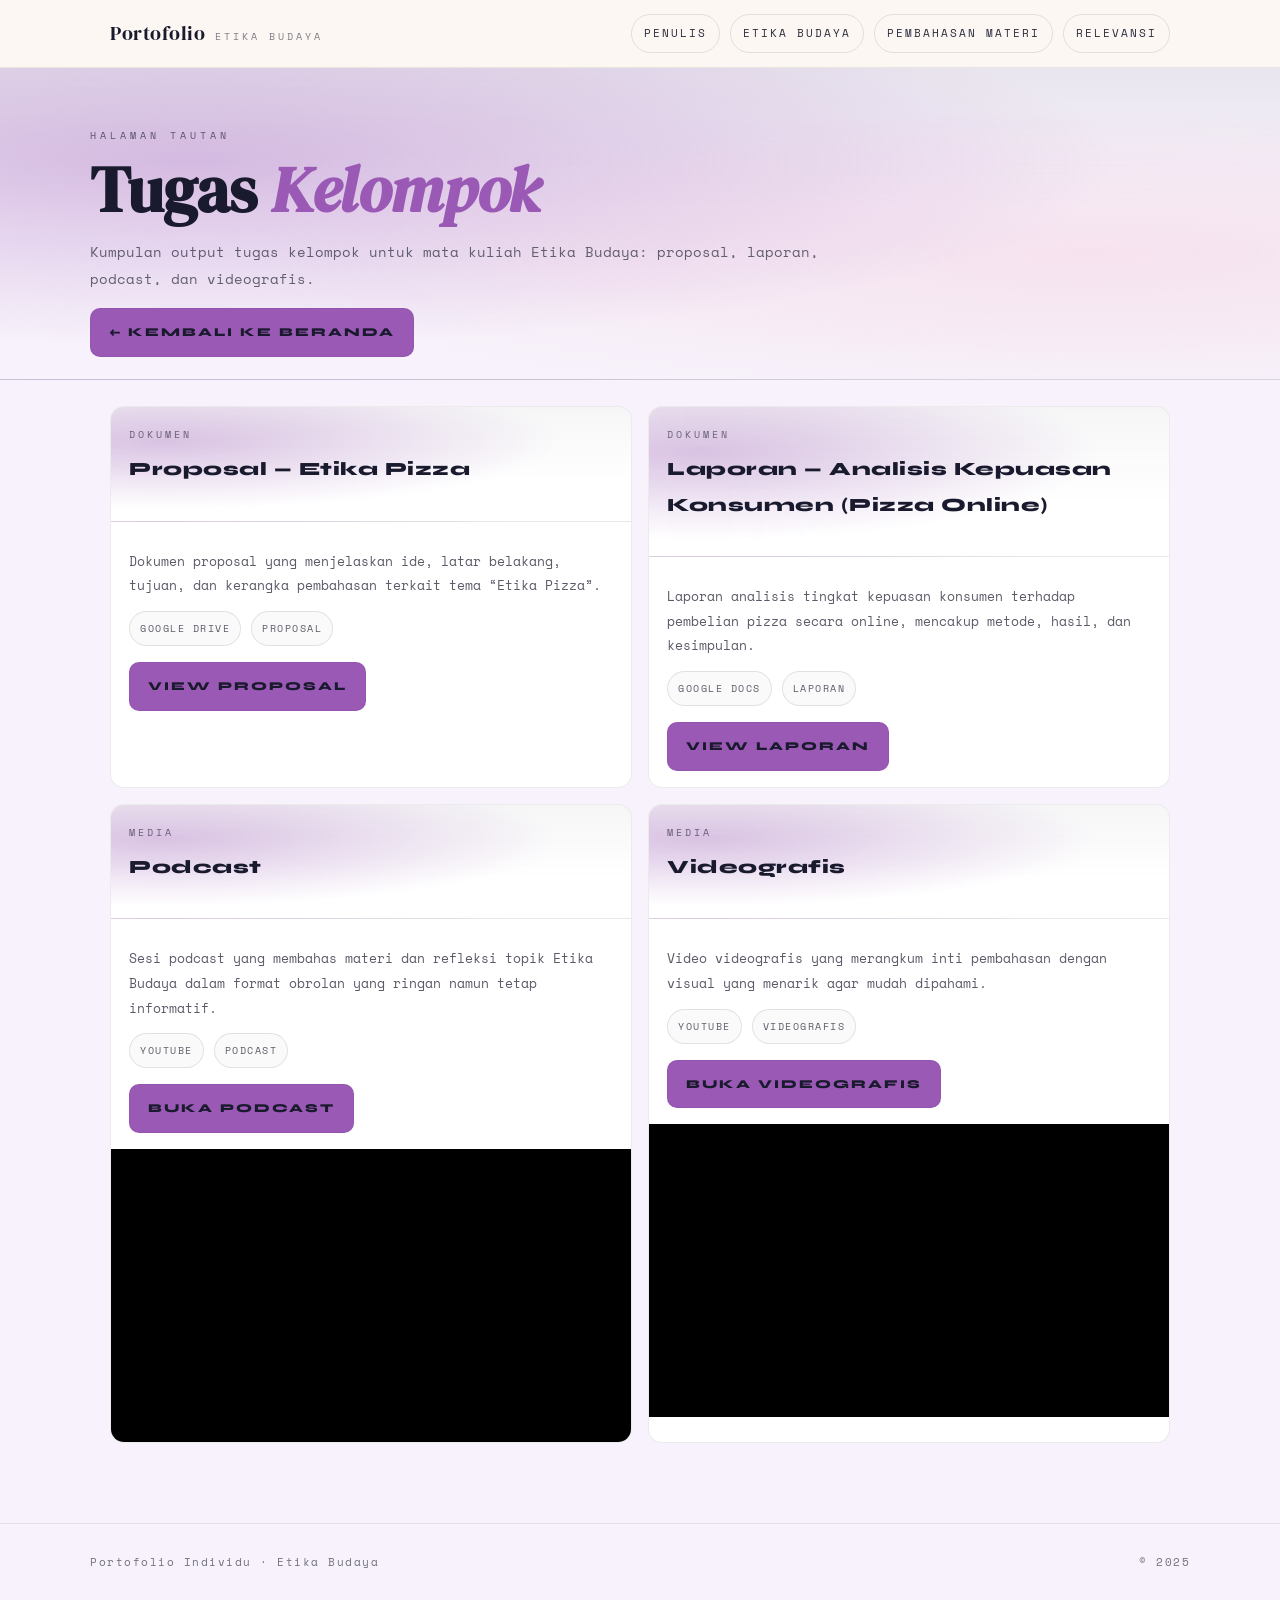
<file: tugas-kelompok.html>
<!doctype html>
<html lang="id">
<head>
  <meta charset="utf-8" />
  <meta name="viewport" content="width=device-width, initial-scale=1" />
  <title>Tugas Kelompok</title>
  <link href="https://fonts.googleapis.com/css2?family=DM+Serif+Display:ital@0;1&family=Space+Mono:ital,wght@0,400;0,700;1,400&family=Syne:wght@400;700;800&display=swap" rel="stylesheet">
  <link rel="stylesheet" href="theme.css" />
  <style>
    /* Dibuat lebih fit/compact khusus halaman ini */
    .hero{ padding: 48px 20px 22px; }
    .content{ padding-top: 26px; }
    .media-grid{ gap: 16px; }
    .media-body{ padding: 14px 18px 16px; }
  </style>
</head>
<body class="accent-purple">
  <header class="topbar">
    <div class="topbar-inner">
      <a class="brand" href="index.html">
        <span class="brand-title">Portofolio</span>
        <span class="brand-sub">Etika Budaya</span>
      </a>
      <nav class="nav">
        <a href="profile.html">Penulis</a>
        <a href="mata-kuliah.html">Etika Budaya</a>
        <a href="materi.html">Pembahasan Materi</a>
        <a href="relevansi.html">Relevansi</a>
      </nav>
    </div>
  </header>

  <section class="hero">
    <div class="hero-inner">
      <p class="kicker">Halaman Tautan</p>
      <h1 class="title">Tugas <em>Kelompok</em></h1>
      <p class="subtitle">Kumpulan output tugas kelompok untuk mata kuliah Etika Budaya: proposal, laporan, podcast, dan videografis.</p>
      <div class="btn-row">
        <a class="btn btn-primary" href="index.html">← Kembali ke Beranda</a>
      </div>
    </div>
  </section>

  <main class="content">
    <div class="media-grid">
      <!-- PROPOSAL -->
      <article class="media-card span-6">
        <div class="media-head">
          <div class="media-eyebrow">Dokumen</div>
          <h3 class="media-title">Proposal — Etika Pizza</h3>
        </div>
        <div class="media-body">
          <p>
            Dokumen proposal yang menjelaskan ide, latar belakang, tujuan, dan kerangka pembahasan terkait tema “Etika Pizza”.
          </p>
          <div class="media-meta">
            <span class="chip">Google Drive</span>
            <span class="chip">Proposal</span>
          </div>
          <div class="btn-row">
            <a class="btn btn-primary" href="https://drive.google.com/file/d/1pWOHmsdK44TRXgjIwTftQPYAJwEPngIp/view?usp=sharing" target="_blank" rel="noopener noreferrer">View Proposal</a>
          </div>
        </div>
      </article>

      <!-- LAPORAN -->
      <article class="media-card span-6">
        <div class="media-head">
          <div class="media-eyebrow">Dokumen</div>
          <h3 class="media-title">Laporan — Analisis Kepuasan Konsumen (Pizza Online)</h3>
        </div>
        <div class="media-body">
          <p>
            Laporan analisis tingkat kepuasan konsumen terhadap pembelian pizza secara online, mencakup metode, hasil, dan kesimpulan.
          </p>
          <div class="media-meta">
            <span class="chip">Google Docs</span>
            <span class="chip">Laporan</span>
          </div>
          <div class="btn-row">
            <a class="btn btn-primary" href="https://docs.google.com/document/d/17R74o1aYFCppLBsitKORRLLb8lOgCH343SNC4vBPk_s/edit?usp=sharing" target="_blank" rel="noopener noreferrer">View Laporan</a>
          </div>
        </div>
      </article>

      <!-- PODCAST -->
      <article class="media-card span-6">
        <div class="media-head">
          <div class="media-eyebrow">Media</div>
          <h3 class="media-title">Podcast</h3>
        </div>
        <div class="media-body">
          <p>
            Sesi podcast yang membahas materi dan refleksi topik Etika Budaya dalam format obrolan yang ringan namun tetap informatif.
          </p>
          <div class="media-meta">
            <span class="chip">YouTube</span>
            <span class="chip">Podcast</span>
          </div>
          <div class="btn-row">
            <a class="btn btn-primary" href="https://youtu.be/8Nip_xDNxPw?si=L-7fApImTT38I6Q5" target="_blank" rel="noopener noreferrer">Buka Podcast</a>
          </div>
        </div>
        <div class="embed">
          <iframe
            title="Podcast — Etika Budaya"
            src="https://www.youtube.com/embed/8Nip_xDNxPw"
            allow="accelerometer; autoplay; clipboard-write; encrypted-media; gyroscope; picture-in-picture; web-share"
            allowfullscreen></iframe>
        </div>
      </article>

      <!-- VIDEOGRAFIS -->
      <article class="media-card span-6">
        <div class="media-head">
          <div class="media-eyebrow">Media</div>
          <h3 class="media-title">Videografis</h3>
        </div>
        <div class="media-body">
          <p>
            Video videografis yang merangkum inti pembahasan dengan visual yang menarik agar mudah dipahami.
          </p>
          <div class="media-meta">
            <span class="chip">YouTube</span>
            <span class="chip">Videografis</span>
          </div>
          <div class="btn-row">
            <a class="btn btn-primary" href="https://youtu.be/5p7iwaC9w8I?si=pzWwjiajXpAPP6-B" target="_blank" rel="noopener noreferrer">Buka Videografis</a>
          </div>
        </div>
        <div class="embed">
          <iframe
            title="Videografis — Etika Budaya"
            src="https://www.youtube.com/embed/5p7iwaC9w8I"
            allow="accelerometer; autoplay; clipboard-write; encrypted-media; gyroscope; picture-in-picture; web-share"
            allowfullscreen></iframe>
        </div>
      </article>
    </div>
  </main>

  <footer>
    <div class="footer-inner">
      <div>Portofolio Individu · Etika Budaya</div>
      <div>© 2025</div>
    </div>
  </footer>
</body>
</html>
</file>
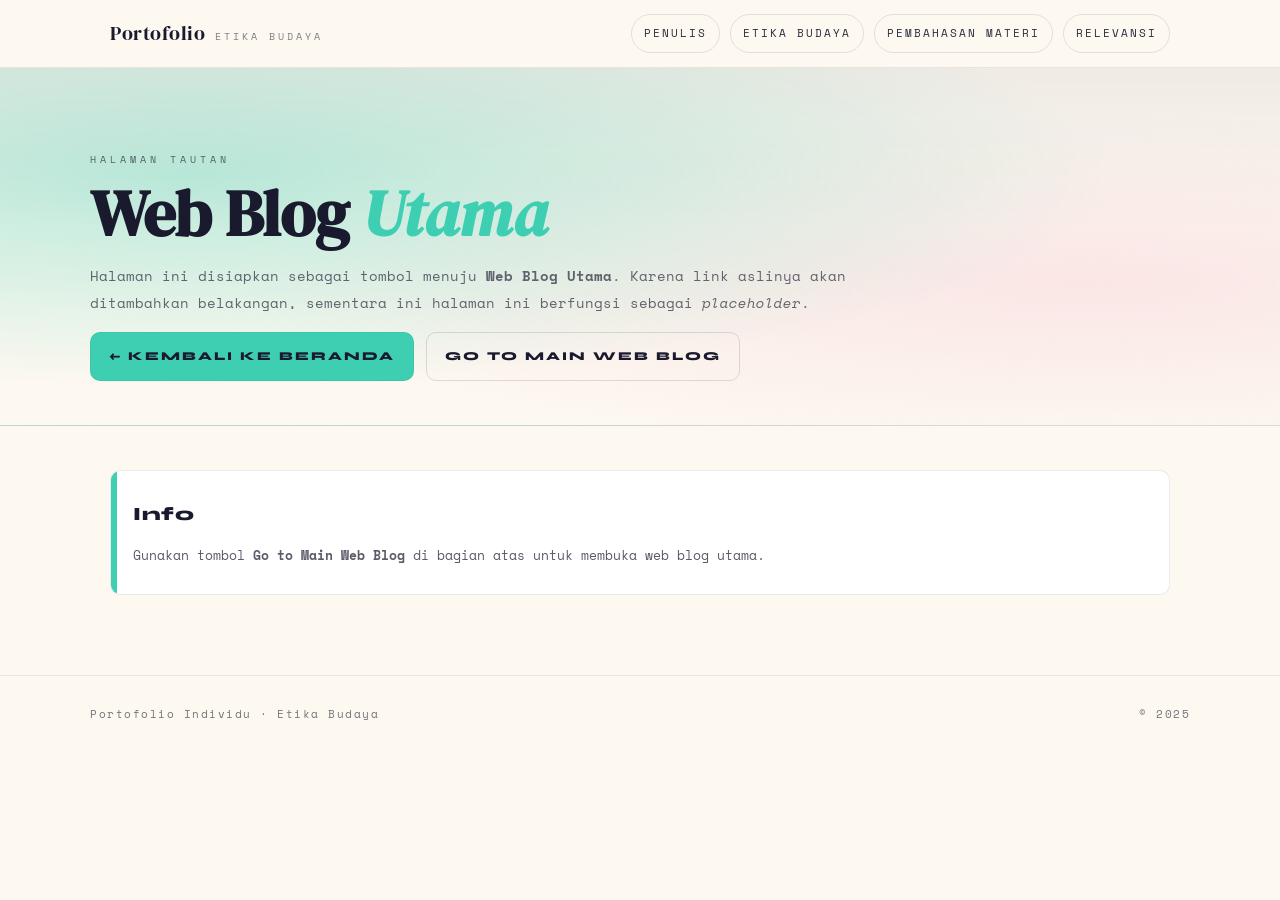
<file: web-blog-utama.html>
<!doctype html>
<html lang="id">
<head>
  <meta charset="utf-8" />
  <meta name="viewport" content="width=device-width, initial-scale=1" />
  <title>Web Blog Utama</title>
  <link href="https://fonts.googleapis.com/css2?family=DM+Serif+Display:ital@0;1&family=Space+Mono:ital,wght@0,400;0,700;1,400&family=Syne:wght@400;700;800&display=swap" rel="stylesheet">
  <link rel="stylesheet" href="theme.css" />
</head>
<body class="accent-teal">
  <header class="topbar">
    <div class="topbar-inner">
      <a class="brand" href="index.html">
        <span class="brand-title">Portofolio</span>
        <span class="brand-sub">Etika Budaya</span>
      </a>
      <nav class="nav">
        <a href="profile.html">Penulis</a>
        <a href="mata-kuliah.html">Etika Budaya</a>
        <a href="materi.html">Pembahasan Materi</a>
        <a href="relevansi.html">Relevansi</a>
      </nav>
    </div>
  </header>

  <section class="hero">
    <div class="hero-inner">
      <p class="kicker">Halaman Tautan</p>
      <h1 class="title">Web Blog <em>Utama</em></h1>
      <p class="subtitle">
        Halaman ini disiapkan sebagai tombol menuju <strong>Web Blog Utama</strong>.
        Karena link aslinya akan ditambahkan belakangan, sementara ini halaman ini berfungsi sebagai <em>placeholder</em>.
      </p>
      <div class="btn-row">
        <a class="btn btn-primary" href="index.html">← Kembali ke Beranda</a>
        <a class="btn btn-ghost" href="https://ekspetasivsrealita.carrd.co/" target="_blank" rel="noopener noreferrer">Go to Main Web Blog</a>
      </div>
    </div>
  </section>

  <main class="content">
    <div class="grid">
      <article class="card">
        <h3>Info</h3>
        <p>
          Gunakan tombol <strong>Go to Main Web Blog</strong> di bagian atas untuk membuka web blog utama.
        </p>
      </article>
    </div>
  </main>

  <footer>
    <div class="footer-inner">
      <div>Portofolio Individu · Etika Budaya</div>
      <div>© 2025</div>
    </div>
  </footer>
</body>
</html>
</file>
<file: theme.css>
:root{
  --pink:#f0a8c0;
  --teal:#3ecfb2;
  --cream:#fdf8f0;
  --dark:#1a1a2e;
  --gold:#f4d03f;
  --purple:#9b59b6;
  --text:#2c2c3e;

  /* Default page accent (override per page) */
  --page-accent: var(--teal);
  --page-bg: var(--cream);
}

*{box-sizing:border-box}
html,body{margin:0;padding:0}
body{
  font-family:"Space Mono",monospace;
  background: var(--page-bg);
  color: var(--text);
  line-height: 1.9;
}

a{color:inherit}

.topbar{
  position: sticky;
  top: 0;
  z-index: 50;
  backdrop-filter: blur(10px);
  background: rgba(253,248,240,0.8);
  border-bottom: 1px solid rgba(0,0,0,0.08);
}

.topbar-inner{
  max-width: 1100px;
  margin: 0 auto;
  padding: 14px 20px;
  display:flex;
  gap:16px;
  align-items:center;
  justify-content:space-between;
}

.brand{
  display:flex;
  gap:10px;
  align-items:baseline;
  text-decoration:none;
}
.brand-title{
  font-family:"DM Serif Display",serif;
  font-size: 20px;
  letter-spacing: 0.5px;
  color: var(--dark);
}
.brand-sub{
  font-size: 10px;
  letter-spacing: 3px;
  text-transform: uppercase;
  color: rgba(26,26,46,0.55);
}

.nav{
  display:flex;
  flex-wrap:wrap;
  gap:10px;
  align-items:center;
}
.nav a{
  text-decoration:none;
  font-size:11px;
  letter-spacing: 2px;
  text-transform: uppercase;
  padding: 8px 12px;
  border: 1px solid rgba(0,0,0,0.10);
  border-radius: 999px;
  transition: transform .2s ease, background .2s ease, border-color .2s ease;
}
.nav a:hover{
  transform: translateY(-2px);
  border-color: rgba(0,0,0,0.18);
  background: rgba(0,0,0,0.03);
}

.hero{
  padding: 72px 20px 44px;
  background: radial-gradient(ellipse at 15% 30%, color-mix(in srgb, var(--page-accent) 35%, transparent) 0%, transparent 60%),
              radial-gradient(ellipse at 85% 60%, rgba(240,168,192,0.22) 0%, transparent 55%),
              linear-gradient(180deg, rgba(26,26,46,0.06), transparent 45%);
  border-bottom: 1px solid rgba(0,0,0,0.08);
}
.hero-inner{
  max-width: 1100px;
  margin: 0 auto;
}
.kicker{
  font-size: 10px;
  letter-spacing: 4px;
  text-transform: uppercase;
  color: rgba(26,26,46,0.65);
}
.title{
  font-family:"DM Serif Display",serif;
  font-size: clamp(2.2rem, 5vw, 4rem);
  margin: 10px 0 8px;
  color: var(--dark);
  line-height: 1.1;
}
.title em{font-style: italic; color: var(--page-accent)}
.subtitle{
  max-width: 760px;
  color: rgba(44,44,62,0.72);
  font-size: 14px;
}

.content{
  max-width: 1100px;
  margin: 0 auto;
  padding: 44px 20px 80px;
}

.grid{
  display:grid;
  grid-template-columns: repeat(12, 1fr);
  gap: 20px;
}
.card{
  grid-column: span 12;
  background: #fff;
  border: 1px solid rgba(0,0,0,0.08);
  border-radius: 10px;
  padding: 26px 22px;
  position:relative;
  overflow:hidden;
}
.card::before{
  content:"";
  position:absolute;
  inset:0 auto 0 0;
  width: 6px;
  background: var(--page-accent);
}
.card h3{
  font-family:"Syne",sans-serif;
  font-weight: 800;
  margin: 0 0 10px;
  letter-spacing: .5px;
  color: var(--dark);
}
.card p{margin: 0 0 12px; font-size: 13px; color: rgba(44,44,62,0.78)}
.card p:last-child{margin-bottom: 0}

.btn-row{
  display:flex;
  flex-wrap:wrap;
  gap: 12px;
  margin-top: 16px;
}

.btn{
  display:inline-flex;
  align-items:center;
  gap:10px;
  text-decoration:none;
  padding: 12px 18px;
  font-family:"Syne",sans-serif;
  font-weight: 800;
  font-size: 12px;
  letter-spacing: 2px;
  text-transform: uppercase;
  border-radius: 10px;
  transition: transform .2s ease, box-shadow .2s ease, background .2s ease, color .2s ease, border-color .2s ease;
  border: 1px solid rgba(0,0,0,0.12);
}
.btn-primary{
  background: var(--page-accent);
  color: var(--dark);
  border-color: color-mix(in srgb, var(--page-accent) 70%, rgba(0,0,0,0.12));
}
.btn-primary:hover{
  transform: translateY(-2px);
  box-shadow: 0 16px 34px rgba(0,0,0,0.12);
}
.btn-ghost{
  background: transparent;
  color: var(--dark);
}
.btn-ghost:hover{
  transform: translateY(-2px);
  background: rgba(0,0,0,0.03);
}

.section{
  margin-top: 28px;
  padding-top: 18px;
  border-top: 1px solid rgba(0,0,0,0.08);
}
.section h2{
  font-family:"Syne",sans-serif;
  font-weight: 800;
  letter-spacing: 1px;
  margin: 0 0 10px;
  color: var(--dark);
}
.section h2 span{color: var(--page-accent)}

.anchor{
  scroll-margin-top: 90px;
}

.note{
  background: color-mix(in srgb, var(--page-accent) 10%, #fff);
  border: 1px dashed color-mix(in srgb, var(--page-accent) 45%, rgba(0,0,0,0.14));
  padding: 14px 16px;
  border-radius: 10px;
  color: rgba(44,44,62,0.78);
  font-size: 13px;
}

footer{
  border-top: 1px solid rgba(0,0,0,0.08);
  padding: 28px 20px 44px;
  color: rgba(44,44,62,0.65);
  font-size: 11px;
  letter-spacing: 1.5px;
}

/* Media / tugas cards */
.media-grid{
  display:grid;
  grid-template-columns: repeat(12, 1fr);
  gap: 20px;
}
.media-card{
  grid-column: span 12;
  background: #fff;
  border: 1px solid rgba(0,0,0,0.08);
  border-radius: 14px;
  overflow:hidden;
  position: relative;
}
.media-head{
  padding: 18px 18px 14px;
  background:
    radial-gradient(ellipse at 10% 30%, color-mix(in srgb, var(--page-accent) 35%, transparent) 0%, transparent 60%),
    linear-gradient(180deg, rgba(26,26,46,0.04), transparent 65%);
  border-bottom: 1px solid rgba(0,0,0,0.06);
}
.media-eyebrow{
  font-size: 10px;
  letter-spacing: 3px;
  text-transform: uppercase;
  color: rgba(26,26,46,0.6);
}
.media-title{
  margin-top: 8px;
  font-family:"Syne",sans-serif;
  font-weight: 800;
  letter-spacing: .5px;
  color: var(--dark);
}
.media-body{
  padding: 16px 18px 18px;
  color: rgba(44,44,62,0.78);
  font-size: 13px;
}
.media-meta{
  display:flex;
  flex-wrap:wrap;
  gap: 10px;
  margin-top: 12px;
}
.chip{
  display:inline-flex;
  align-items:center;
  gap:8px;
  padding: 7px 10px;
  border-radius: 999px;
  border: 1px solid rgba(0,0,0,0.10);
  background: rgba(0,0,0,0.02);
  font-size: 10px;
  letter-spacing: 1.5px;
  text-transform: uppercase;
  color: rgba(26,26,46,0.7);
}
.embed{
  position: relative;
  width: 100%;
  aspect-ratio: 16 / 9;
  border-top: 1px solid rgba(0,0,0,0.06);
  background: #000;
}
.embed iframe{
  position:absolute;
  inset:0;
  width:100%;
  height:100%;
  border:0;
}
.pdf-preview{
  width: 100%;
  height: 320px;
  border: 0;
  border-top: 1px solid rgba(0,0,0,0.06);
}

@media (min-width: 820px){
  .media-card.span-6{ grid-column: span 6; }
}

@media (max-width: 520px){
  .pdf-preview{ height: 240px; }
}
footer .footer-inner{
  max-width: 1100px;
  margin: 0 auto;
  display:flex;
  gap: 16px;
  justify-content:space-between;
  flex-wrap: wrap;
}

/* Accent presets */
body.accent-teal{ --page-accent: var(--teal); --page-bg: var(--cream); }
body.accent-pink{ --page-accent: var(--pink); --page-bg: #fff; }
body.accent-gold{ --page-accent: var(--gold); --page-bg: #fffdf5; }
body.accent-purple{ --page-accent: var(--purple); --page-bg: #f7f2fb; }

@media (min-width: 820px){
  .card.span-6{ grid-column: span 6; }
  .card.span-7{ grid-column: span 7; }
  .card.span-5{ grid-column: span 5; }
}

@media (max-width: 520px){
  .nav{display:none}
}
</file>
